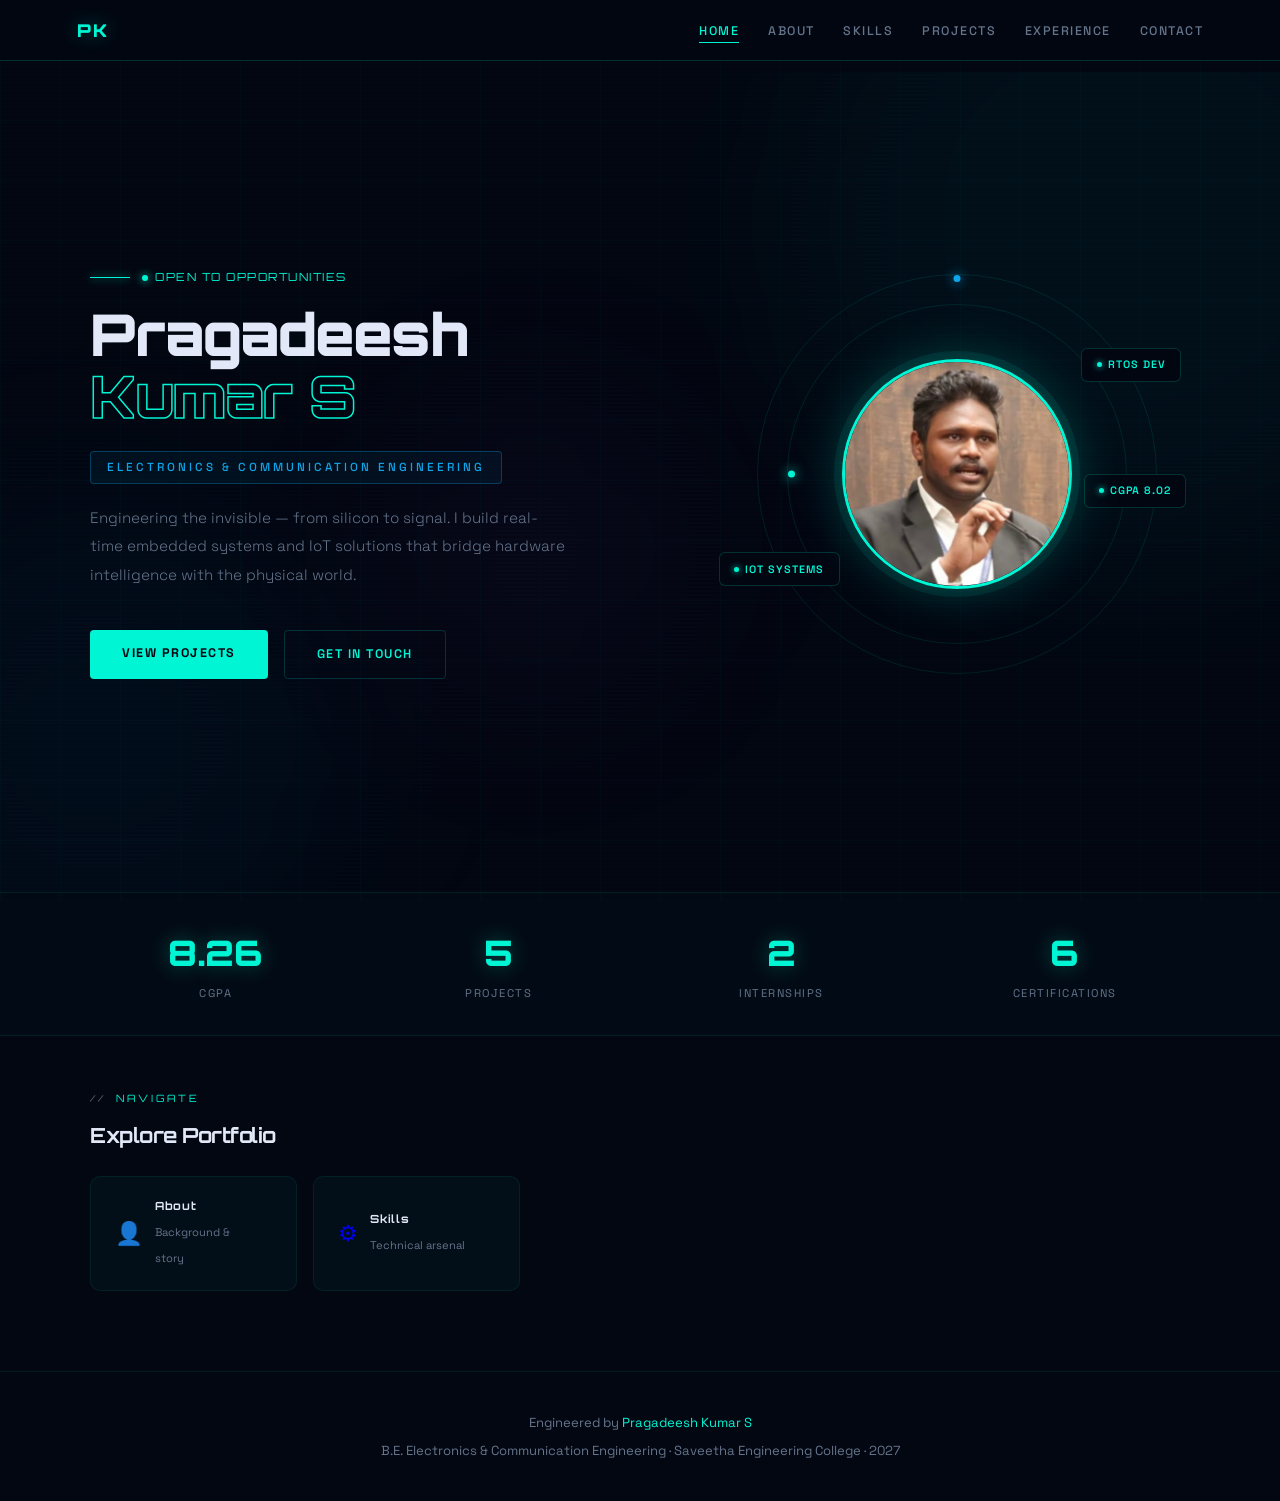
<file: index.html>
<!DOCTYPE html>
<html lang="en">
<head>
<meta charset="UTF-8">
<meta name="viewport" content="width=device-width, initial-scale=1.0">
<title>Pragadeesh Kumar S | ECE Engineer</title>
<link rel="stylesheet" href="shared.css">
<style>
#home{min-height:calc(100vh - 5rem);display:flex;align-items:center;padding:3rem 6% 4rem;position:relative;overflow:hidden}
.gblob{position:absolute;border-radius:50%;filter:blur(100px);pointer-events:none}
.gb1{width:700px;height:700px;background:rgba(0,245,212,0.04);top:-200px;right:-200px}
.gb2{width:500px;height:500px;background:rgba(14,165,233,0.04);bottom:-100px;left:-150px}
.gb3{width:300px;height:300px;background:rgba(168,85,247,0.04);top:40%;left:30%}
.hero-inner{max-width:1100px;margin:0 auto;width:100%;display:grid;grid-template-columns:1.1fr 0.9fr;gap:4rem;align-items:center;position:relative;z-index:1}
.hero-eyebrow{font-family:'Orbitron',sans-serif;font-size:0.68rem;letter-spacing:4px;text-transform:uppercase;color:var(--cyan);margin-bottom:1rem;display:flex;align-items:center;gap:12px}
.hero-eyebrow::before{content:'';width:40px;height:1px;background:var(--cyan);box-shadow:0 0 8px var(--cyan)}
.hero-name{font-family:'Orbitron',sans-serif;font-size:clamp(2rem,4.8vw,3.6rem);font-weight:900;line-height:1.08;letter-spacing:-1px;margin-bottom:0.5rem}
.hero-name .line1{color:var(--text)}
.hero-name .line2{color:transparent;-webkit-text-stroke:1.5px var(--cyan)}
.hero-role{display:inline-block;margin:1rem 0 1.2rem;padding:0.4rem 1rem;border:1px solid rgba(14,165,233,0.3);background:rgba(14,165,233,0.06);border-radius:4px;font-size:0.73rem;font-weight:500;letter-spacing:3px;text-transform:uppercase;color:var(--blue)}
.hero-sub{font-size:0.95rem;color:var(--muted);font-weight:300;max-width:480px;margin-bottom:2.5rem;line-height:1.9}
.hero-btns{display:flex;gap:1rem;flex-wrap:wrap}

.hero-visual{display:flex;justify-content:center;align-items:center;position:relative}
.hex-wrap{width:280px;height:280px;position:relative;display:flex;align-items:center;justify-content:center}
.photo-circle{width:230px;height:230px;border-radius:50%;overflow:hidden;border:3px solid var(--cyan);box-shadow:0 0 0 8px rgba(0,245,212,0.08),0 0 50px rgba(0,245,212,0.25);position:relative;z-index:2;flex-shrink:0}
.photo-circle img{width:100%;height:100%;object-fit:cover;object-position:center top}
.orbit{position:absolute;border-radius:50%;border:1px solid rgba(0,245,212,0.1)}
.orbit-1{width:340px;height:340px;animation:spin 25s linear infinite}
.orbit-2{width:400px;height:400px;animation:spin 35s linear infinite reverse}
.orbit-1::before,.orbit-2::before{content:'';position:absolute;width:7px;height:7px;border-radius:50%;top:50%;left:0;transform:translateY(-50%)}
.orbit-1::before{background:var(--cyan);box-shadow:0 0 12px var(--cyan)}
.orbit-2::before{background:var(--blue);box-shadow:0 0 12px var(--blue);top:0;left:50%;transform:translateX(-50%)}
@keyframes spin{to{transform:rotate(360deg)}}
.f-chip{position:absolute;background:rgba(3,7,18,0.97);border:1px solid var(--border2);border-radius:6px;padding:0.45rem 0.9rem;font-size:0.67rem;font-weight:600;letter-spacing:1px;text-transform:uppercase;color:var(--cyan);display:flex;align-items:center;gap:6px;white-space:nowrap}
.f-chip .fd{width:5px;height:5px;border-radius:50%;background:var(--cyan);box-shadow:0 0 6px var(--cyan)}
.fc1{top:5%;right:-30%;animation:flt1 4s ease-in-out infinite}
.fc2{bottom:10%;left:-35%;animation:flt2 5s ease-in-out infinite}
.fc3{top:50%;right:-32%;animation:flt1 4.5s ease-in-out infinite 1.2s}
@keyframes flt1{0%,100%{transform:translateY(0)}50%{transform:translateY(-12px)}}
@keyframes flt2{0%,100%{transform:translateY(0)}50%{transform:translateY(10px)}}

/* Quick stats strip */
.stats-strip{position:relative;z-index:1;border-top:1px solid var(--border);border-bottom:1px solid var(--border);background:rgba(0,245,212,0.02);padding:2rem 6%}
.stats-strip-inner{max-width:1100px;margin:0 auto;display:grid;grid-template-columns:repeat(4,1fr);gap:2rem;text-align:center}
.strip-num{font-family:'Orbitron',sans-serif;font-size:2.2rem;font-weight:900;color:var(--cyan);text-shadow:0 0 20px rgba(0,245,212,0.3)}
.strip-label{font-size:0.7rem;color:var(--muted);letter-spacing:1.5px;text-transform:uppercase;margin-top:4px}

/* Quick links */
.quick-links{position:relative;z-index:1;padding:3rem 6%}
.quick-links-inner{max-width:1100px;margin:0 auto}
.ql-grid{display:grid;grid-template-columns:repeat(auto-fill,minmax(200px,1fr));gap:1rem;margin-top:1.5rem}
.ql-card{background:var(--card);border:1px solid var(--border);border-radius:10px;padding:1.3rem 1.5rem;text-decoration:none;display:flex;align-items:center;gap:12px;transition:all 0.25s;position:relative;overflow:hidden}
.ql-card::before{content:'';position:absolute;top:0;left:0;right:0;height:1px;background:linear-gradient(90deg,var(--cyan),transparent);transform:scaleX(0);transition:transform 0.3s}
.ql-card:hover{border-color:var(--border2);transform:translateY(-3px);box-shadow:0 8px 28px rgba(0,245,212,0.07)}
.ql-card:hover::before{transform:scaleX(1)}
.ql-icon{font-size:1.4rem;flex-shrink:0}
.ql-text strong{display:block;font-family:'Orbitron',sans-serif;font-size:0.7rem;letter-spacing:1px;color:var(--text);margin-bottom:2px}
.ql-text span{font-size:0.7rem;color:var(--muted)}
.ql-arrow{margin-left:auto;color:var(--cyan);font-size:0.9rem;opacity:0;transform:translateX(-6px);transition:all 0.25s}
.ql-card:hover .ql-arrow{opacity:1;transform:none}

@media(max-width:900px){
  .hero-inner{grid-template-columns:1fr;text-align:center}
  .hero-eyebrow{justify-content:center}
  .hero-sub{margin:0 auto 2.5rem}
  .hero-btns{justify-content:center}
  .hero-visual{margin-top:2rem}
  .stats-strip-inner{grid-template-columns:repeat(2,1fr)}
}
@media(max-width:640px){
  #home{padding:2rem 5% 3rem}
  .photo-circle{width:180px;height:180px}
  .stats-strip{padding:1.5rem 5%}
}
</style>
</head>
<body>

<nav>
  <a href="index.html" class="logo">PK<span></span></a>
  <ul class="nav-links" id="navLinks">
    <li><a href="index.html">Home</a></li>
    <li><a href="about.html">About</a></li>
    <li><a href="skills.html">Skills</a></li>
    <li><a href="projects.html">Projects</a></li>
    <li><a href="experience.html">Experience</a></li>
    <li><a href="contact.html">Contact</a></li>
  </ul>
  <div class="hamburger" id="hamburger"><span></span><span></span><span></span></div>
</nav>

<div style="padding-top:4.5rem">
  <section id="home">
    <div class="gblob gb1"></div><div class="gblob gb2"></div><div class="gblob gb3"></div>
    <div class="hero-inner">
      <div>
        <div class="hero-eyebrow"><span class="status-dot">Open to opportunities</span></div>
        <h1 class="hero-name">
          <span class="line1">Pragadeesh</span><br>
          <span class="line2">Kumar S</span>
        </h1>
        <div class="hero-role">Electronics &amp; Communication Engineering</div>
        <p class="hero-sub">Engineering the invisible — from silicon to signal. I build real-time embedded systems and IoT solutions that bridge hardware intelligence with the physical world.</p>
        <div class="hero-btns">
          <a href="projects.html" class="btn-primary">View Projects</a>
          <a href="contact.html" class="btn-outline">Get In Touch</a>
        </div>
      </div>
      <div class="hero-visual">
        <div class="hex-wrap">
          <div class="orbit orbit-1"></div>
          <div class="orbit orbit-2"></div>
          <div class="photo-circle">
            <img src="image.jpeg" alt="Pragadeesh Kumar S">
          </div>
          <div class="f-chip fc1"><span class="fd"></span>RTOS Dev</div>
          <div class="f-chip fc2"><span class="fd"></span>IoT Systems</div>
          <div class="f-chip fc3"><span class="fd"></span>CGPA 8.02</div>
        </div>
      </div>
    </div>
  </section>
</div>

<div class="stats-strip">
  <div class="stats-strip-inner">
    <div class="fade-in"><div class="strip-num">8.26</div><div class="strip-label">CGPA</div></div>
    <div class="fade-in"><div class="strip-num">5</div><div class="strip-label">Projects</div></div>
    <div class="fade-in"><div class="strip-num">2</div><div class="strip-label">Internships</div></div>
    <div class="fade-in"><div class="strip-num">6</div><div class="strip-label">Certifications</div></div>
  </div>
</div>

<div class="quick-links">
  <div class="quick-links-inner">
    <div class="sec-badge">Navigate</div>
    <h2 class="sec-title" style="font-size:1.3rem">Explore Portfolio</h2>
    <div class="ql-grid">
      <a href="about.html" class="ql-card fade-in">
        <div class="ql-icon">👤</div>
        <div class="ql-text"><strong>About</strong><span>Background &amp; story</span></div>
        <span class="ql-arrow">→</span>
      </a>
      <a href="skills.html" class="ql-card fade-in">
        <div class="ql-icon">⚙</div>
        <div class="ql-text"><strong>Skills</strong><span>Technical arsenal</span></div>
        <span class="ql-arrow">→</span>
      </a>
      <a href="projects.html" class="ql-card fade-in">
        <div class="ql-icon">🚀</div>
        <div class="ql-text"><strong>Projects</strong><span>Mission log</span></div>
        <span class="ql-arrow">→</span>
      </a>
      <a href="experience.html" class="ql-card fade-in">
        <div class="ql-icon">🏢</div>
        <div class="ql-text"><strong>Experience</strong><span>Field record</span></div>
        <span class="ql-arrow">→</span>
      </a>
      <a href="contact.html" class="ql-card fade-in">
        <div class="ql-icon">📡</div>
        <div class="ql-text"><strong>Contact</strong><span>Establish link</span></div>
        <span class="ql-arrow">→</span>
      </a>
    </div>
  </div>
</div>

<footer>
  <p style="margin-bottom:0.4rem">Engineered by <span>Pragadeesh Kumar S</span></p>
  <p>B.E. Electronics &amp; Communication Engineering · Saveetha Engineering College · 2027</p>
</footer>

<script src="shared.js"></script>
</body>
</html>
</file>
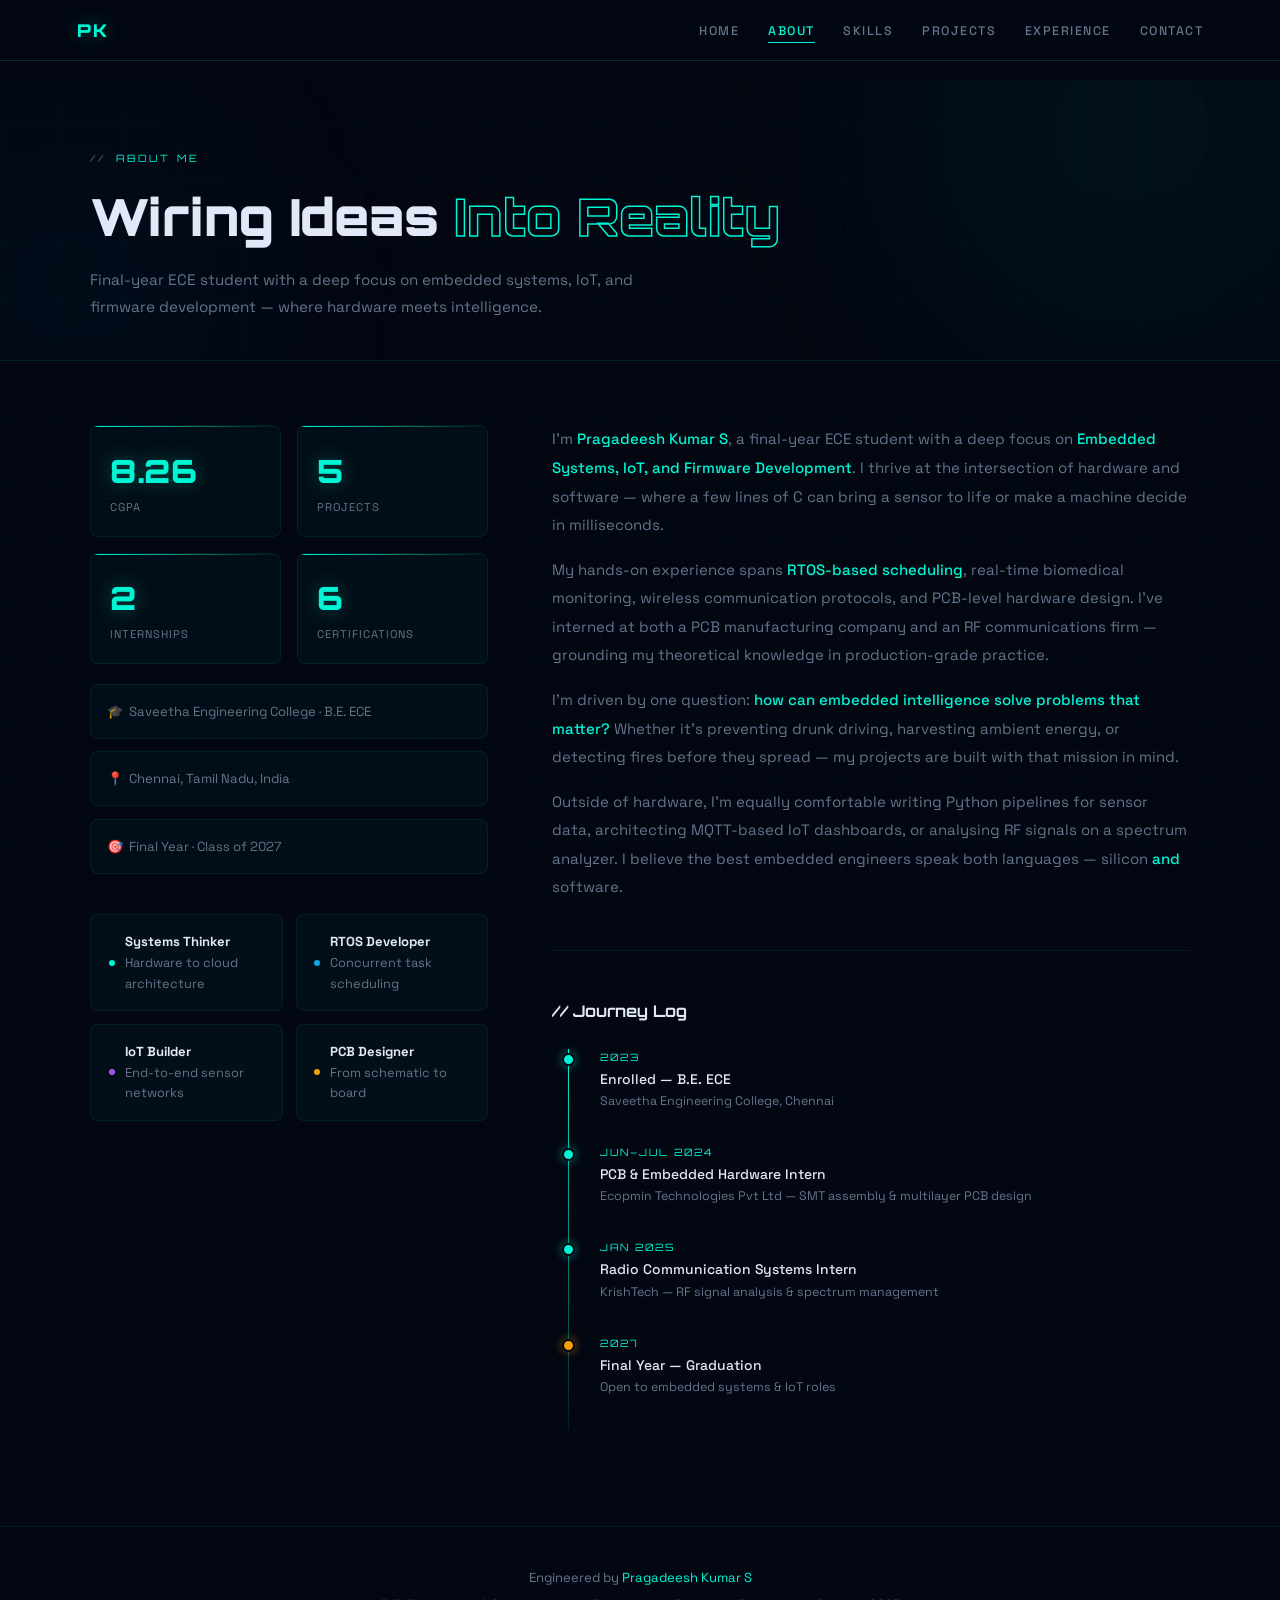
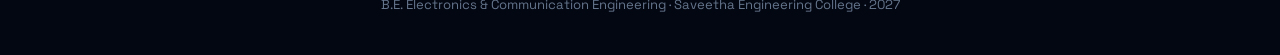
<file: about.html>
<!DOCTYPE html>
<html lang="en">
<head>
<meta charset="UTF-8">
<meta name="viewport" content="width=device-width, initial-scale=1.0">
<title>About | Pragadeesh Kumar S</title>
<link rel="stylesheet" href="shared.css">
<style>
.about-grid{display:grid;grid-template-columns:1fr 1.6fr;gap:4rem;align-items:start}
.about-stats{display:grid;grid-template-columns:1fr 1fr;gap:1rem;margin-bottom:1.2rem}
.stat-box{background:var(--card);border:1px solid var(--border);border-radius:8px;padding:1.2rem;position:relative;overflow:hidden}
.stat-box::before{content:'';position:absolute;top:0;left:0;right:0;height:1px;background:linear-gradient(90deg,var(--cyan),transparent)}
.stat-num{font-family:'Orbitron',sans-serif;font-size:2rem;font-weight:900;color:var(--cyan);text-shadow:0 0 20px rgba(0,245,212,0.3)}
.stat-label{font-size:0.7rem;color:var(--muted);letter-spacing:1px;text-transform:uppercase;margin-top:2px}
.about-badge{background:var(--card);border:1px solid var(--border);border-radius:8px;padding:1rem;font-size:0.82rem;color:var(--muted);display:flex;align-items:center;gap:10px;margin-bottom:0.8rem}
.about-text{color:var(--muted);line-height:1.9;font-size:0.94rem}
.about-text p+p{margin-top:1rem}
.about-text strong{color:var(--cyan);font-weight:500}

/* Traits */
.traits{display:grid;grid-template-columns:1fr 1fr;gap:0.8rem;margin-top:2.5rem}
.trait{background:var(--card);border:1px solid var(--border);border-radius:8px;padding:1rem 1.1rem;display:flex;align-items:center;gap:10px}
.trait-dot{width:6px;height:6px;border-radius:50%;flex-shrink:0}
.trait-text{font-size:0.8rem;color:var(--muted)}
.trait-text strong{color:var(--text);display:block;font-size:0.82rem;margin-bottom:1px}

/* Timeline block */
.timeline{margin-top:3rem;padding-top:3rem;border-top:1px solid var(--border)}
.tl-title{font-family:'Orbitron',sans-serif;font-size:1rem;font-weight:700;color:var(--text);margin-bottom:1.5rem}
.tl-list{display:flex;flex-direction:column;gap:0;position:relative}
.tl-list::before{content:'';position:absolute;left:16px;top:0;bottom:0;width:1px;background:linear-gradient(180deg,var(--cyan),rgba(0,245,212,0.1))}
.tl-item{padding-left:3rem;padding-bottom:2rem;position:relative}
.tl-dot{position:absolute;left:10px;top:4px;width:13px;height:13px;border-radius:50%;background:var(--cyan);box-shadow:0 0 10px rgba(0,245,212,0.5);border:2px solid var(--bg)}
.tl-year{font-family:'Orbitron',sans-serif;font-size:0.63rem;color:var(--cyan);letter-spacing:2px;text-transform:uppercase;margin-bottom:3px}
.tl-event{font-size:0.87rem;color:var(--text);font-weight:500;margin-bottom:2px}
.tl-sub{font-size:0.78rem;color:var(--muted)}

@media(max-width:900px){
  .about-grid{grid-template-columns:1fr}
  .traits{grid-template-columns:1fr}
}
</style>
</head>
<body>
<nav>
  <a href="index.html" class="logo">PK<span></span></a>
  <ul class="nav-links" id="navLinks">
    <li><a href="index.html">Home</a></li>
    <li><a href="about.html">About</a></li>
    <li><a href="skills.html">Skills</a></li>
    <li><a href="projects.html">Projects</a></li>
    <li><a href="experience.html">Experience</a></li>
    <li><a href="contact.html">Contact</a></li>
  </ul>
  <div class="hamburger" id="hamburger"><span></span><span></span><span></span></div>
</nav>

<div class="page-wrapper">
  <div class="page-hero">
    <div class="gblob gb1"></div><div class="gblob gb2"></div>
    <div class="page-hero-inner">
      <div class="sec-badge" style="margin-bottom:0.6rem">About Me</div>
      <h1>Wiring Ideas <span>Into Reality</span></h1>
      <p>Final-year ECE student with a deep focus on embedded systems, IoT, and firmware development — where hardware meets intelligence.</p>
    </div>
  </div>

  <div class="sec-outer">
    <div class="sec-inner">
      <div class="about-grid fade-in">
        <div>
          <div class="about-stats">
            <div class="stat-box"><div class="stat-num">8.26</div><div class="stat-label">CGPA</div></div>
            <div class="stat-box"><div class="stat-num">5</div><div class="stat-label">Projects</div></div>
            <div class="stat-box"><div class="stat-num">2</div><div class="stat-label">Internships</div></div>
            <div class="stat-box"><div class="stat-num">6</div><div class="stat-label">Certifications</div></div>
          </div>
          <div class="about-badge">🎓&nbsp;&nbsp;Saveetha Engineering College · B.E. ECE</div>
          <div class="about-badge">📍&nbsp;&nbsp;Chennai, Tamil Nadu, India</div>
          <div class="about-badge">🎯&nbsp;&nbsp;Final Year · Class of 2027</div> 

          <div class="traits">
            <div class="trait"><div class="trait-dot" style="background:var(--cyan)"></div><div class="trait-text"><strong>Systems Thinker</strong>Hardware to cloud architecture</div></div>
            <div class="trait"><div class="trait-dot" style="background:var(--blue)"></div><div class="trait-text"><strong>RTOS Developer</strong>Concurrent task scheduling</div></div>
            <div class="trait"><div class="trait-dot" style="background:var(--purple)"></div><div class="trait-text"><strong>IoT Builder</strong>End-to-end sensor networks</div></div>
            <div class="trait"><div class="trait-dot" style="background:var(--amber)"></div><div class="trait-text"><strong>PCB Designer</strong>From schematic to board</div></div>
          </div>
        </div>

        <div>
          <div class="about-text">
            <p>I'm <strong>Pragadeesh Kumar S</strong>, a final-year ECE student with a deep focus on <strong>Embedded Systems, IoT, and Firmware Development</strong>. I thrive at the intersection of hardware and software — where a few lines of C can bring a sensor to life or make a machine decide in milliseconds.</p>
            <p>My hands-on experience spans <strong>RTOS-based scheduling</strong>, real-time biomedical monitoring, wireless communication protocols, and PCB-level hardware design. I've interned at both a PCB manufacturing company and an RF communications firm — grounding my theoretical knowledge in production-grade practice.</p>
            <p>I'm driven by one question: <strong>how can embedded intelligence solve problems that matter?</strong> Whether it's preventing drunk driving, harvesting ambient energy, or detecting fires before they spread — my projects are built with that mission in mind.</p>
            <p>Outside of hardware, I'm equally comfortable writing Python pipelines for sensor data, architecting MQTT-based IoT dashboards, or analysing RF signals on a spectrum analyzer. I believe the best embedded engineers speak both languages — silicon <strong>and</strong> software.</p>
          </div>

          <div class="timeline fade-in">
            <div class="tl-title">// Journey Log</div>
            <div class="tl-list">
              <div class="tl-item">
                <div class="tl-dot"></div>
                <div class="tl-year">2023</div>
                <div class="tl-event">Enrolled — B.E. ECE</div>
                <div class="tl-sub">Saveetha Engineering College, Chennai</div>
              </div>
              <div class="tl-item">
                <div class="tl-dot"></div>
                <div class="tl-year">Jun–Jul 2024</div>
                <div class="tl-event">PCB &amp; Embedded Hardware Intern</div>
                <div class="tl-sub">Ecopmin Technologies Pvt Ltd — SMT assembly &amp; multilayer PCB design</div>
              </div>
              <div class="tl-item">
                <div class="tl-dot"></div>
                <div class="tl-year">Jan 2025</div>
                <div class="tl-event">Radio Communication Systems Intern</div>
                <div class="tl-sub">KrishTech — RF signal analysis &amp; spectrum management</div>
              </div>
              <div class="tl-item">
                <div class="tl-dot" style="background:var(--amber);box-shadow:0 0 10px rgba(245,158,11,0.5)"></div>
                <div class="tl-year">2027</div>
                <div class="tl-event">Final Year — Graduation</div>
                <div class="tl-sub">Open to embedded systems &amp; IoT roles</div>
              </div>
            </div>
          </div>
        </div>
      </div>
    </div>
  </div>
</div>

<footer>
  <p style="margin-bottom:0.4rem">Engineered by <span>Pragadeesh Kumar S</span></p>
  <p>B.E. Electronics &amp; Communication Engineering · Saveetha Engineering College · 2027</p>
</footer>

<script src="shared.js"></script>
</body>
</html>
</file>
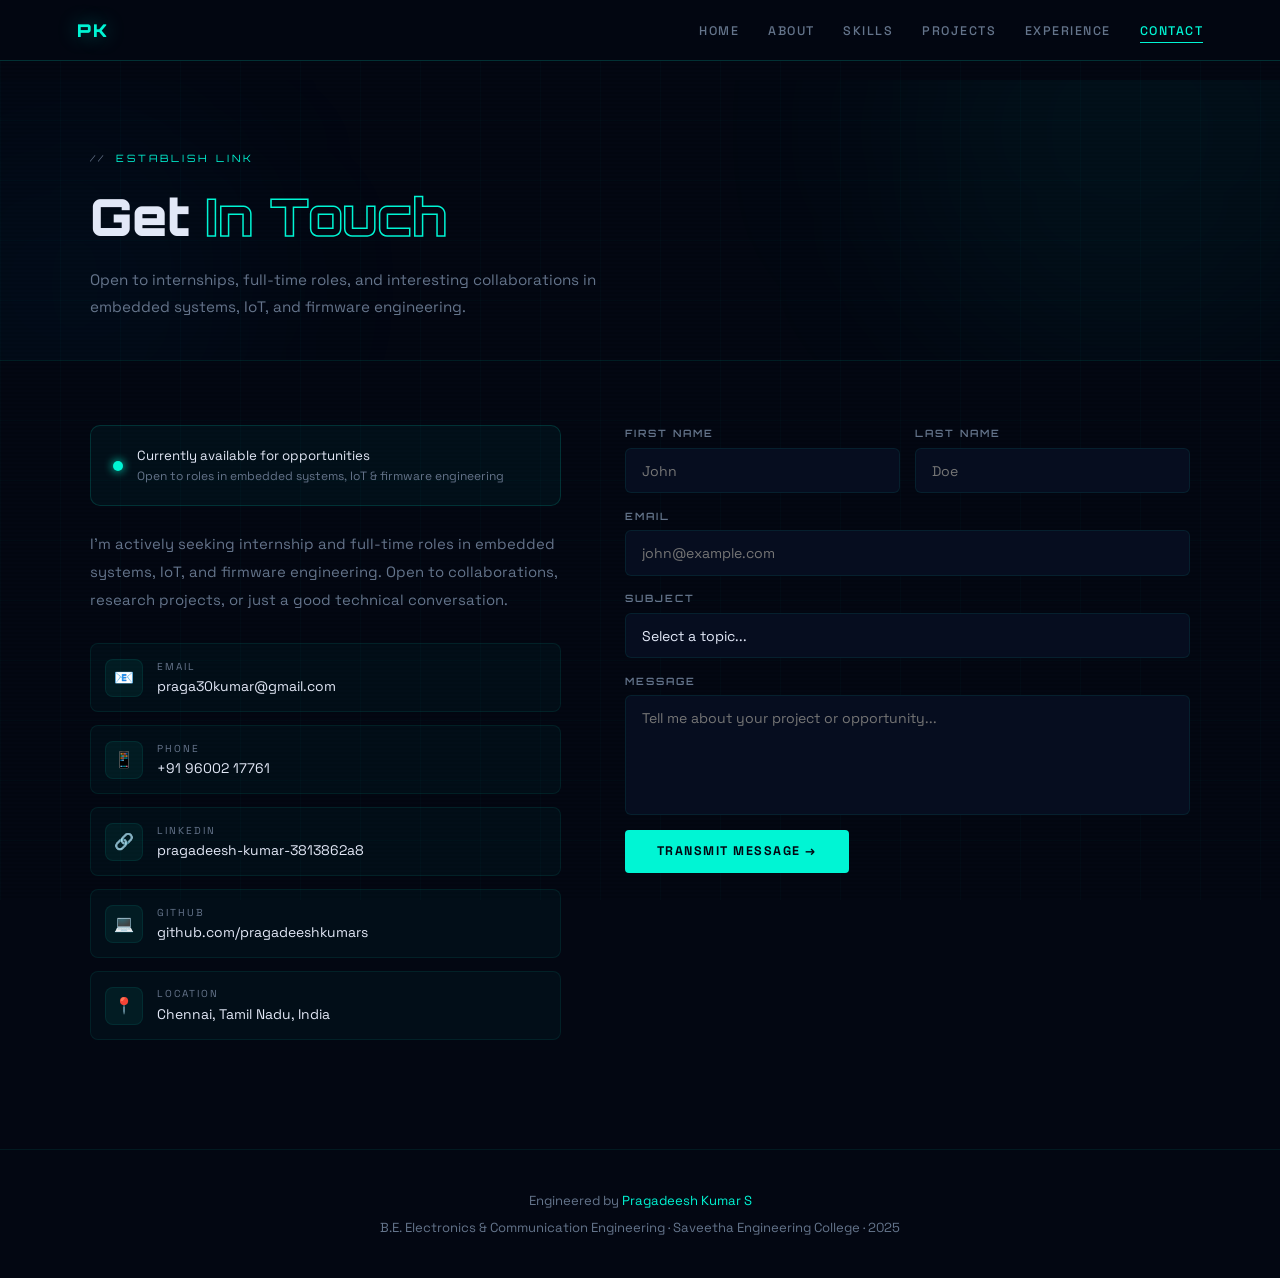
<file: contact.html>
<!DOCTYPE html>
<html lang="en">
<head>
<meta charset="UTF-8">
<meta name="viewport" content="width=device-width, initial-scale=1.0">
<title>Contact | Pragadeesh Kumar S</title>
<link rel="stylesheet" href="shared.css">
<style>
.contact-wrap{display:grid;grid-template-columns:1fr 1.2fr;gap:4rem}

/* Contact items */
.contact-desc{color:var(--muted);font-size:0.93rem;line-height:1.9;margin-bottom:1.8rem}
.c-item{display:flex;align-items:center;gap:14px;margin-bottom:0.8rem;padding:0.9rem;background:var(--card);border:1px solid var(--border);border-radius:8px;transition:border-color 0.2s,transform 0.2s;text-decoration:none}
.c-item:hover{border-color:var(--border2);transform:translateX(4px)}
.c-icon{width:38px;height:38px;border-radius:8px;flex-shrink:0;background:rgba(0,245,212,0.06);border:1px solid var(--border);display:flex;align-items:center;justify-content:center;font-size:1rem}
.c-label{font-size:0.63rem;color:var(--muted);text-transform:uppercase;letter-spacing:2px}
.c-val{font-size:0.87rem;color:var(--text)}
.c-arrow{margin-left:auto;color:var(--cyan);opacity:0;transform:translateX(-6px);transition:all 0.2s;font-size:0.85rem}
.c-item:hover .c-arrow{opacity:1;transform:none}

/* Form */
.contact-form{display:flex;flex-direction:column;gap:0.9rem}
.form-row{display:grid;grid-template-columns:1fr 1fr;gap:0.9rem}
.fgroup{display:flex;flex-direction:column;gap:0.4rem}
.fgroup label{font-size:0.63rem;letter-spacing:2px;text-transform:uppercase;color:var(--muted);font-weight:600;font-family:'Orbitron',sans-serif}
.fgroup input,.fgroup textarea,.fgroup select{background:var(--bg2);border:1px solid var(--border);border-radius:6px;padding:0.8rem 1rem;color:var(--text);font-family:'Space Grotesk',sans-serif;font-size:0.88rem;outline:none;transition:border-color 0.2s,box-shadow 0.2s;resize:none;appearance:none}
.fgroup input:focus,.fgroup textarea:focus,.fgroup select:focus{border-color:rgba(0,245,212,0.35);box-shadow:0 0 0 3px rgba(0,245,212,0.05)}
.fgroup textarea{min-height:120px}
.form-footer{display:flex;align-items:center;gap:1rem;flex-wrap:wrap}
#form-success{color:var(--cyan);font-size:0.8rem;display:none;letter-spacing:1px}

/* Availability card */
.avail-card{background:rgba(0,245,212,0.04);border:1px solid rgba(0,245,212,0.15);border-radius:10px;padding:1.2rem 1.4rem;margin-bottom:1.5rem;display:flex;align-items:center;gap:14px}
.avail-dot{width:10px;height:10px;border-radius:50%;background:var(--cyan);box-shadow:0 0 10px var(--cyan);flex-shrink:0;animation:pulse 2s infinite}
.avail-text{font-size:0.83rem;color:var(--text);line-height:1.5}
.avail-text span{color:var(--muted);font-size:0.75rem;display:block;margin-top:2px}

@media(max-width:900px){.contact-wrap{grid-template-columns:1fr}}
@media(max-width:640px){.form-row{grid-template-columns:1fr}}
</style>
</head>
<body>
<nav>
  <a href="index.html" class="logo">PK<span></span></a>
  <ul class="nav-links" id="navLinks">
    <li><a href="index.html">Home</a></li>
    <li><a href="about.html">About</a></li>
    <li><a href="skills.html">Skills</a></li>
    <li><a href="projects.html">Projects</a></li>
    <li><a href="experience.html">Experience</a></li>
    <li><a href="contact.html">Contact</a></li>
  </ul>
  <div class="hamburger" id="hamburger"><span></span><span></span><span></span></div>
</nav>

<div class="page-wrapper">
  <div class="page-hero">
    <div class="gblob gb1"></div><div class="gblob gb2"></div>
    <div class="page-hero-inner">
      <div class="sec-badge" style="margin-bottom:0.6rem">Establish Link</div>
      <h1>Get <span>In Touch</span></h1>
      <p>Open to internships, full-time roles, and interesting collaborations in embedded systems, IoT, and firmware engineering.</p>
    </div>
  </div>

  <div class="sec-outer">
    <div class="sec-inner">
      <div class="contact-wrap fade-in">

        <!-- Left column -->
        <div>
          <div class="avail-card">
            <div class="avail-dot"></div>
            <div class="avail-text">
              Currently available for opportunities
              <span>Open to roles in embedded systems, IoT &amp; firmware engineering</span>
            </div>
          </div>

          <p class="contact-desc">I'm actively seeking internship and full-time roles in embedded systems, IoT, and firmware engineering. Open to collaborations, research projects, or just a good technical conversation.</p>

          <a class="c-item" href="mailto:praga30kumar@gmail.com">
            <div class="c-icon">📧</div>
            <div><div class="c-label">Email</div><div class="c-val">praga30kumar@gmail.com</div></div>
            <span class="c-arrow">→</span>
          </a>
          <a class="c-item" href="tel:+919600217761">
            <div class="c-icon">📱</div>
            <div><div class="c-label">Phone</div><div class="c-val">+91 96002 17761</div></div>
            <span class="c-arrow">→</span>
          </a>
          <a class="c-item" href="https://www.linkedin.com/in/pragadeesh-kumar-3813862a8" target="_blank" rel="noopener">
            <div class="c-icon">🔗</div>
            <div><div class="c-label">LinkedIn</div><div class="c-val">pragadeesh-kumar-3813862a8</div></div>
            <span class="c-arrow">→</span>
          </a>
          <a class="c-item" href="https://github.com/pragadeeshkumars" target="_blank" rel="noopener">
            <div class="c-icon">💻</div>
            <div><div class="c-label">GitHub</div><div class="c-val">github.com/pragadeeshkumars</div></div>
            <span class="c-arrow">→</span>
          </a>
          <div class="c-item" style="cursor:default">
            <div class="c-icon">📍</div>
            <div><div class="c-label">Location</div><div class="c-val">Chennai, Tamil Nadu, India</div></div>
          </div>
        </div>

        <!-- Right column: form -->
        <form class="contact-form" onsubmit="handleSubmit(event)">
          <div class="form-row">
            <div class="fgroup"><label>First Name</label><input type="text" placeholder="John" required></div>
            <div class="fgroup"><label>Last Name</label><input type="text" placeholder="Doe"></div>
          </div>
          <div class="fgroup"><label>Email</label><input type="email" placeholder="john@example.com" required></div>
          <div class="fgroup">
            <label>Subject</label>
            <select>
              <option value="" disabled selected>Select a topic...</option>
              <option>Job Opportunity</option>
              <option>Internship</option>
              <option>Project Collaboration</option>
              <option>Research</option>
              <option>Other</option>
            </select>
          </div>
          <div class="fgroup"><label>Message</label><textarea placeholder="Tell me about your project or opportunity..." required></textarea></div>
          <div class="form-footer">
            <button type="submit" class="btn-primary">Transmit Message →</button>
            <p id="form-success">✓ Transmitted. I'll respond soon.</p>
          </div>
        </form>

      </div>
    </div>
  </div>
</div>

<footer>
  <p style="margin-bottom:0.4rem">Engineered by <span>Pragadeesh Kumar S</span></p>
  <p>B.E. Electronics &amp; Communication Engineering · Saveetha Engineering College · 2025</p>
</footer>

<script src="shared.js"></script>
<script>
function handleSubmit(e) {
  e.preventDefault();
  const btn = e.target.querySelector('button[type="submit"]');
  btn.textContent = 'Sending...';
  btn.style.opacity = '0.7';
  setTimeout(() => {
    document.getElementById('form-success').style.display = 'block';
    e.target.reset();
    btn.textContent = 'Transmit Message →';
    btn.style.opacity = '1';
    setTimeout(() => document.getElementById('form-success').style.display = 'none', 4000);
  }, 800);
}
</script>
</body>
</html>
</file>
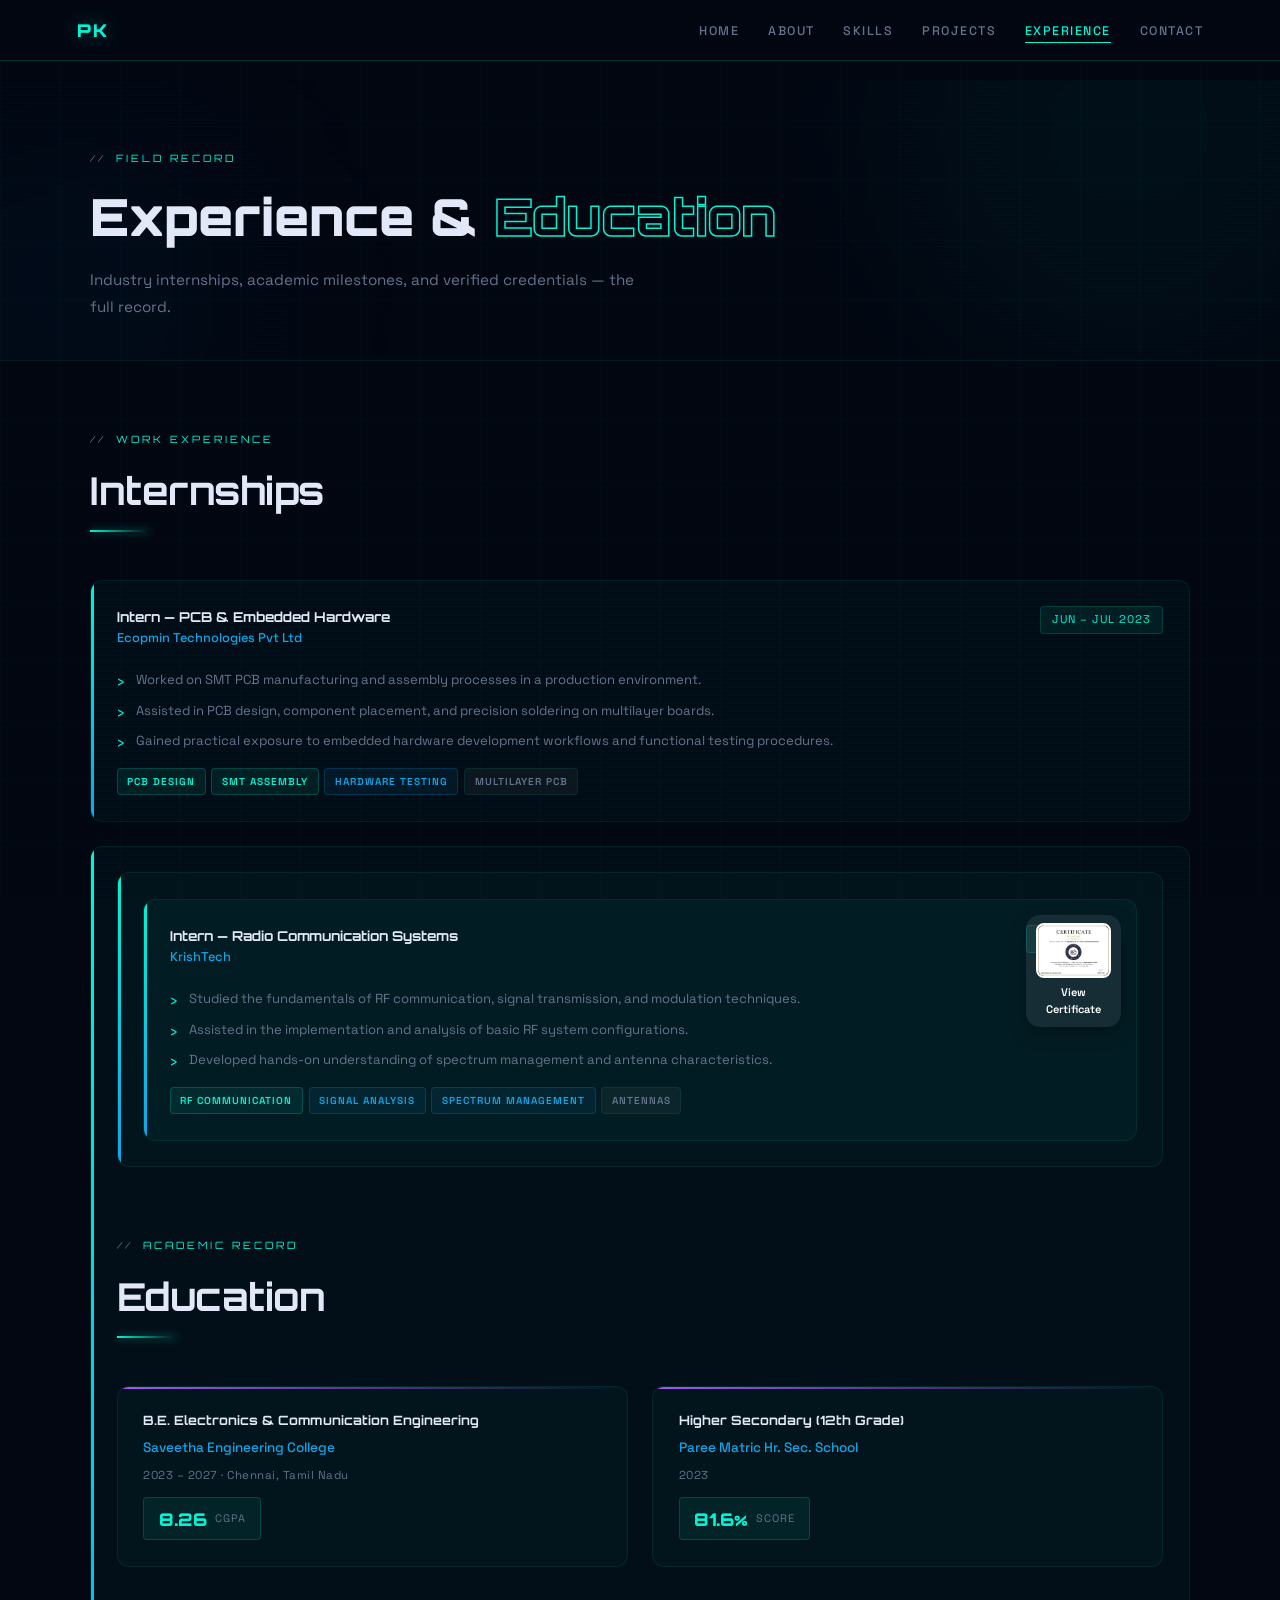
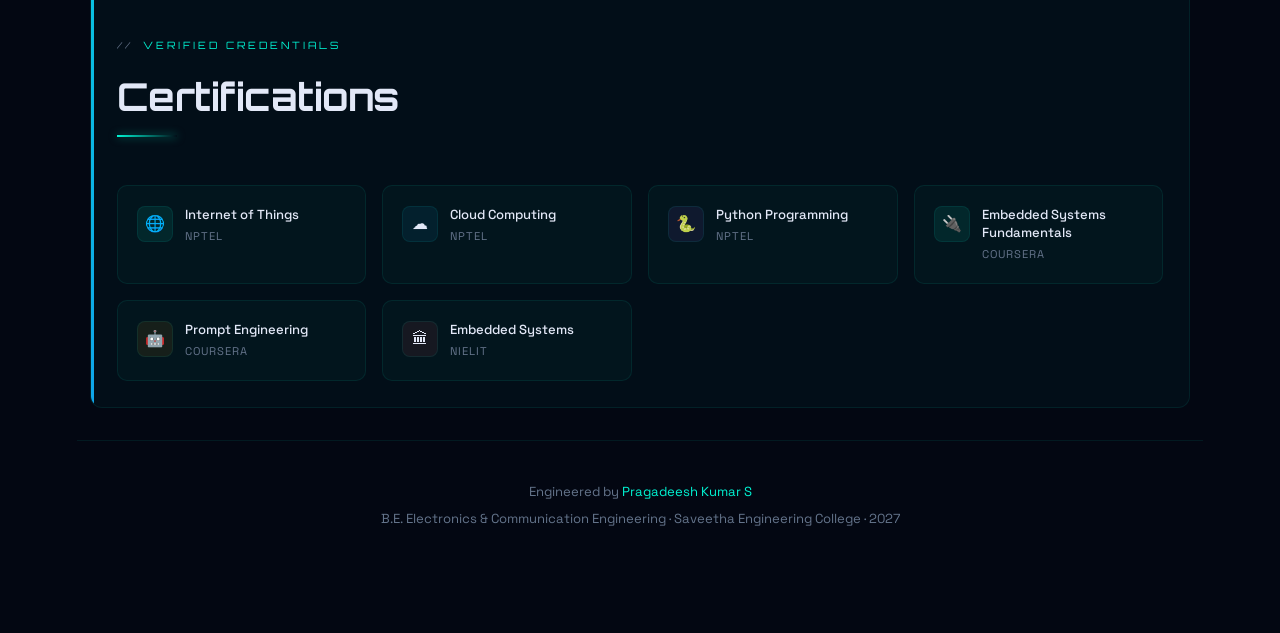
<file: experience.html>
<!DOCTYPE html>
<html lang="en">
<head>
<meta charset="UTF-8">
<meta name="viewport" content="width=device-width, initial-scale=1.0">
<title>Experience | Pragadeesh Kumar S</title>
<link rel="stylesheet" href="shared.css">
<style>
/* Experience cards */
.exp-list{display:flex;flex-direction:column;gap:1.5rem}
.exp-card{background:var(--card);border:1px solid var(--border);border-radius:12px;padding:1.6rem;position:relative;overflow:hidden;transition:border-color 0.2s}
.exp-card::before{content:'';position:absolute;top:0;left:0;width:3px;height:100%;background:linear-gradient(180deg,var(--cyan),var(--blue))}
.exp-card:hover{border-color:var(--border2)}
.exp-header{display:flex;justify-content:space-between;align-items:flex-start;gap:1rem;margin-bottom:0.4rem;flex-wrap:wrap}
.exp-role{font-family:'Orbitron',sans-serif;font-size:0.85rem;font-weight:700;color:var(--text)}
.exp-period{font-size:0.7rem;color:var(--cyan);letter-spacing:1px;text-transform:uppercase;padding:0.25rem 0.7rem;background:rgba(0,245,212,0.07);border:1px solid rgba(0,245,212,0.15);border-radius:4px;white-space:nowrap}
.exp-company{font-size:0.8rem;color:var(--blue);font-weight:500;margin-bottom:0.9rem}
.exp-bullets{list-style:none;display:flex;flex-direction:column;gap:0.5rem}
.exp-bullets li{font-size:0.82rem;color:var(--muted);padding-left:1.2rem;position:relative;line-height:1.7}
.exp-bullets li::before{content:'›';position:absolute;left:0;color:var(--cyan);font-size:1rem;line-height:1.5}
.exp-tags{display:flex;flex-wrap:wrap;gap:0.35rem;margin-top:1rem}

/* Education */
.edu-grid{display:grid;grid-template-columns:1fr 1fr;gap:1.5rem}
.edu-card{background:var(--card);border:1px solid var(--border);border-radius:12px;padding:1.6rem;position:relative;overflow:hidden;transition:border-color 0.2s}
.edu-card::after{content:'';position:absolute;top:0;left:0;right:0;height:2px;background:linear-gradient(90deg,var(--purple),transparent)}
.edu-card:hover{border-color:var(--border2)}
.edu-degree{font-family:'Orbitron',sans-serif;font-size:0.8rem;font-weight:700;margin-bottom:0.4rem;line-height:1.4}
.edu-school{font-size:0.85rem;color:var(--blue);font-weight:500;margin-bottom:0.5rem}
.edu-year{font-size:0.72rem;color:var(--muted);margin-bottom:0.8rem;letter-spacing:0.5px}
.edu-score{display:inline-flex;align-items:center;gap:8px;padding:0.4rem 0.9rem;background:rgba(0,245,212,0.06);border:1px solid var(--border2);border-radius:4px}
.edu-score-num{font-family:'Orbitron',sans-serif;font-size:1.1rem;font-weight:900;color:var(--cyan)}
.edu-score-label{font-size:0.68rem;color:var(--muted);text-transform:uppercase;letter-spacing:1px}

/* Certifications */
.cert-grid{display:grid;grid-template-columns:repeat(auto-fill,minmax(220px,1fr));gap:1rem}
.cert-card{background:var(--card);border:1px solid var(--border);border-radius:10px;padding:1.2rem;display:flex;gap:12px;align-items:flex-start;transition:border-color 0.2s}
.cert-card:hover{border-color:var(--border2)}
.cert-icon{width:36px;height:36px;border-radius:8px;flex-shrink:0;display:flex;align-items:center;justify-content:center;font-size:1rem}
.cert-name{font-size:0.82rem;font-weight:500;color:var(--text);margin-bottom:0.25rem;line-height:1.4}
.cert-org{font-size:0.7rem;color:var(--muted);text-transform:uppercase;letter-spacing:1px}

@media(max-width:640px){.edu-grid{grid-template-columns:1fr}}
</style>
</head>
<body>
<nav>
  <a href="index.html" class="logo">PK<span></span></a>
  <ul class="nav-links" id="navLinks">
    <li><a href="index.html">Home</a></li>
    <li><a href="about.html">About</a></li>
    <li><a href="skills.html">Skills</a></li>
    <li><a href="projects.html">Projects</a></li>
    <li><a href="experience.html">Experience</a></li>
    <li><a href="contact.html">Contact</a></li>
  </ul>
  <div class="hamburger" id="hamburger"><span></span><span></span><span></span></div>
</nav>

<div class="page-wrapper">
  <div class="page-hero">
    <div class="gblob gb1"></div><div class="gblob gb2"></div>
    <div class="page-hero-inner">
      <div class="sec-badge" style="margin-bottom:0.6rem">Field Record</div>
      <h1>Experience &amp; <span>Education</span></h1>
      <p>Industry internships, academic milestones, and verified credentials — the full record.</p>
    </div>
  </div>

  <div class="sec-outer">
    <div class="sec-inner">

      <!-- EXPERIENCE -->
      <div class="sec-badge">Work Experience</div>
      <h2 class="sec-title">Internships</h2>
      <div class="sec-line"></div>
      <div class="exp-list fade-in">
        <div class="exp-card">
          <div class="exp-header">
            <div>
              <div class="exp-role">Intern — PCB &amp; Embedded Hardware</div>
              <div class="exp-company">Ecopmin Technologies Pvt Ltd</div>
            </div>
            <div class="exp-period">Jun – Jul 2023</div>
          </div>
          <ul class="exp-bullets">
            <li>Worked on SMT PCB manufacturing and assembly processes in a production environment.</li>
            <li>Assisted in PCB design, component placement, and precision soldering on multilayer boards.</li>
            <li>Gained practical exposure to embedded hardware development workflows and functional testing procedures.</li>
          </ul>
          <div class="exp-tags">
            <span class="tag c">PCB Design</span><span class="tag c">SMT Assembly</span><span class="tag b">Hardware Testing</span><span class="tag">Multilayer PCB</span>
          </div>
        </div>

       <div class="exp-card">
  <div class="exp-card" style="position: relative;">

  <!-- Certificate Preview Button -->
  <div class="exp-card" style="position: relative;">

  <!-- Certificate Preview -->
  <div style="position:absolute; top:15px; right:15px;">
    
    <a href="inplantcerti.jpg" target="_blank"
       style="
       display:flex;
       flex-direction:column;
       align-items:center;
       text-decoration:none;
       background:rgba(255,255,255,0.08);
       padding:8px;
       border-radius:14px;
       box-shadow:0 6px 18px rgba(0,0,0,0.25);
       width:95px;">
       
      <!-- Small Certificate Image -->
      <img src="inplantcerti.jpg" alt="Certificate"
           style="
           width:75px;
           height:55px;
           object-fit:cover;
           border-radius:8px;
           border:2px solid white;
           margin-bottom:6px;">

      <!-- Button Text -->
      <span style="
            font-size:11px;
            font-weight:600;
            color:white;
            text-align:center;">
            View Certificate
      </span>

    </a>

  </div>

  <div class="exp-header">
    <div>
      <div class="exp-role">Intern — Radio Communication Systems</div>
      <div class="exp-company">KrishTech</div>
    </div>
    <div class="exp-period">Jan 2024</div>
  </div>

  <ul class="exp-bullets">
    <li>Studied the fundamentals of RF communication, signal transmission, and modulation techniques.</li>
    <li>Assisted in the implementation and analysis of basic RF system configurations.</li>
    <li>Developed hands-on understanding of spectrum management and antenna characteristics.</li>
  </ul>

  <div class="exp-tags">
    <span class="tag c">RF Communication</span>
    <span class="tag b">Signal Analysis</span>
    <span class="tag b">Spectrum Management</span>
    <span class="tag">Antennas</span>
  </div>

</div>
</div>
      <!-- EDUCATION -->
      <div style="margin-top:4rem">
        <div class="sec-badge">Academic Record</div>
        <h2 class="sec-title">Education</h2>
        <div class="sec-line"></div>
        <div class="edu-grid fade-in">
          <div class="edu-card">
            <div class="edu-degree">B.E. Electronics &amp; Communication Engineering</div>
            <div class="edu-school">Saveetha Engineering College</div>
            <div class="edu-year">2023 – 2027 · Chennai, Tamil Nadu</div>
            <div class="edu-score"><div class="edu-score-num">8.26</div><div class="edu-score-label">CGPA</div></div>
          </div>
          <div class="edu-card">
            <div class="edu-degree">Higher Secondary (12th Grade)</div>
            <div class="edu-school">Paree Matric Hr. Sec. School</div>
            <div class="edu-year">2023</div>
            <div class="edu-score"><div class="edu-score-num">81.6<span style="font-size:0.9rem">%</span></div><div class="edu-score-label">Score</div></div>
          </div>
        </div>
      </div>

      <!-- CERTIFICATIONS -->
      <div style="margin-top:4rem">
        <div class="sec-badge">Verified Credentials</div>
        <h2 class="sec-title">Certifications</h2>
        <div class="sec-line"></div>
        <div class="cert-grid fade-in">
          <div class="cert-card">
            <div class="cert-icon" style="background:rgba(0,245,212,0.08);border:1px solid var(--border)">🌐</div>
            <div><div class="cert-name">Internet of Things</div><div class="cert-org">NPTEL</div></div>
          </div>
          <div class="cert-card">
            <div class="cert-icon" style="background:rgba(14,165,233,0.08);border:1px solid var(--border)">☁</div>
            <div><div class="cert-name">Cloud Computing</div><div class="cert-org">NPTEL</div></div>
          </div>
          <div class="cert-card">
            <div class="cert-icon" style="background:rgba(168,85,247,0.08);border:1px solid var(--border)">🐍</div>
            <div><div class="cert-name">Python Programming</div><div class="cert-org">NPTEL</div></div>
          </div>
          <div class="cert-card">
            <div class="cert-icon" style="background:rgba(0,245,212,0.08);border:1px solid var(--border)">🔌</div>
            <div><div class="cert-name">Embedded Systems Fundamentals</div><div class="cert-org">Coursera</div></div>
          </div>
          <div class="cert-card">
            <div class="cert-icon" style="background:rgba(245,158,11,0.08);border:1px solid var(--border)">🤖</div>
            <div><div class="cert-name">Prompt Engineering</div><div class="cert-org">Coursera</div></div>
          </div>
          <div class="cert-card">
            <div class="cert-icon" style="background:rgba(255,61,90,0.08);border:1px solid var(--border)">🏛</div>
            <div><div class="cert-name">Embedded Systems</div><div class="cert-org">NIELIT</div></div>
          </div>
        </div>
      </div>

    </div>
  </div>
</div>

<footer>
  <p style="margin-bottom:0.4rem">Engineered by <span>Pragadeesh Kumar S</span></p>
  <p>B.E. Electronics &amp; Communication Engineering · Saveetha Engineering College · 2027</p>
</footer>

<script src="shared.js"></script>
</body>
</html>
</file>
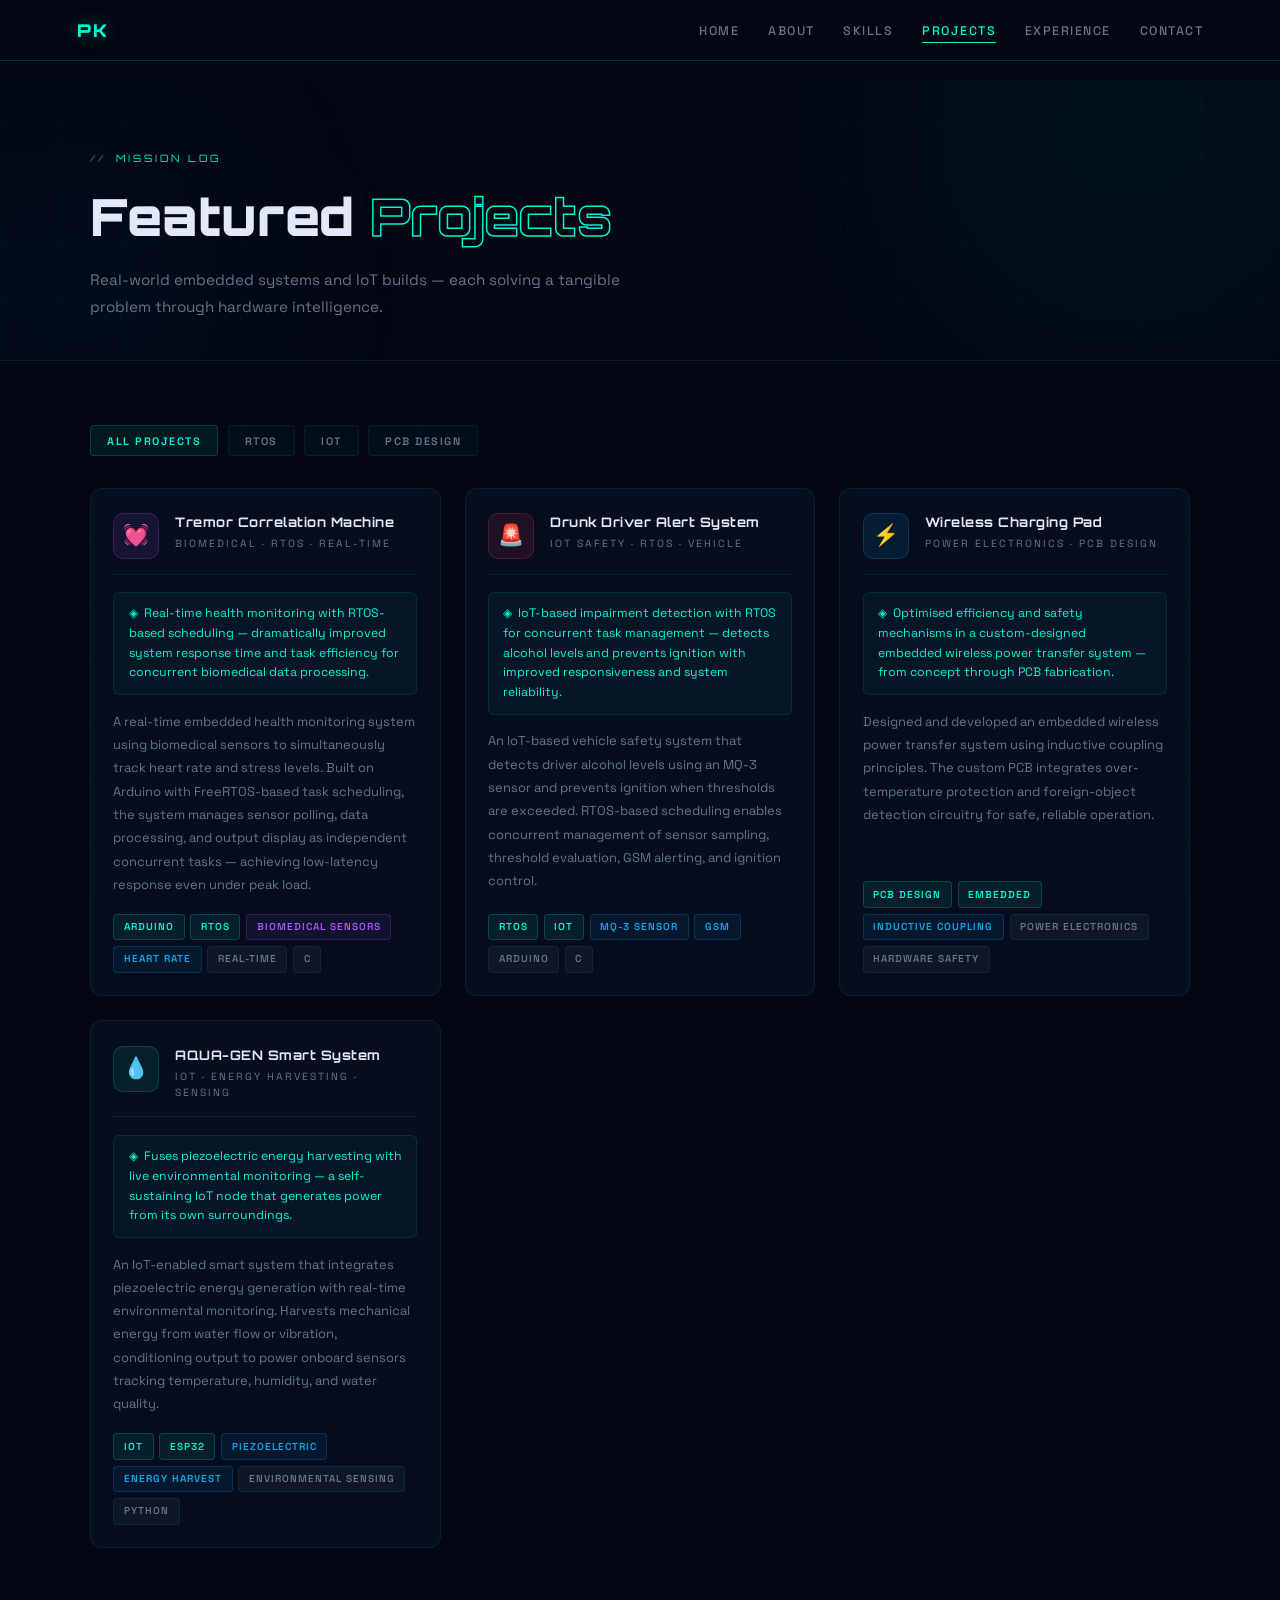
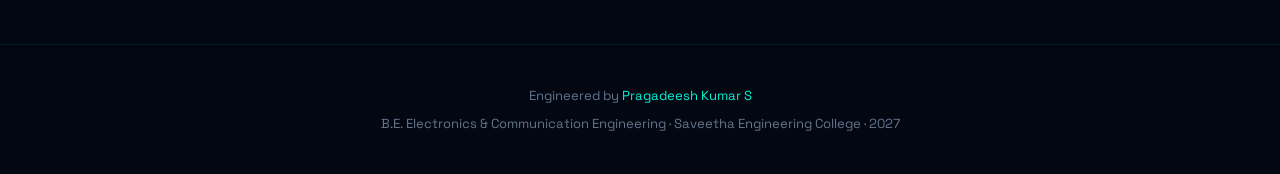
<file: projects.html>
<!DOCTYPE html>
<html lang="en">
<head>
<meta charset="UTF-8">
<meta name="viewport" content="width=device-width, initial-scale=1.0">
<title>Projects | Pragadeesh Kumar S</title>
<link rel="stylesheet" href="shared.css">
<style>
.projects-grid{display:grid;grid-template-columns:repeat(auto-fill,minmax(320px,1fr));gap:1.5rem}
.proj-card{background:var(--bg2);border:1px solid var(--border);border-radius:12px;overflow:hidden;transition:border-color 0.25s,transform 0.25s,box-shadow 0.25s;display:flex;flex-direction:column}
.proj-card:hover{border-color:rgba(0,245,212,0.22);transform:translateY(-5px);box-shadow:0 16px 48px rgba(0,245,212,0.07)}
.proj-accent-line{height:2px;width:0;transition:width 0.45s}
.proj-card:hover .proj-accent-line{width:100%}
.proj-header{padding:1.4rem 1.4rem 0.9rem;display:flex;align-items:flex-start;gap:1rem}
.proj-icon-wrap{width:46px;height:46px;border-radius:10px;display:flex;align-items:center;justify-content:center;font-size:1.3rem;flex-shrink:0}
.proj-title{font-family:'Orbitron',sans-serif;font-size:0.82rem;font-weight:700;letter-spacing:0.5px;line-height:1.4;margin-bottom:0.3rem}
.proj-cat{font-size:0.65rem;color:var(--muted);letter-spacing:2px;text-transform:uppercase}
.proj-divider{height:1px;background:var(--border);margin:0 1.4rem}
.proj-body{padding:1.1rem 1.4rem 1.4rem;flex:1;display:flex;flex-direction:column}
.proj-impact{background:rgba(0,245,212,0.04);border:1px solid rgba(0,245,212,0.1);border-radius:6px;padding:0.7rem 0.9rem;margin-bottom:0.9rem;font-size:0.77rem;color:var(--cyan);line-height:1.6}
.proj-desc{font-size:0.81rem;color:var(--muted);line-height:1.8;margin-bottom:1.1rem;flex:1}

/* Filter bar */
.filter-bar{display:flex;gap:0.6rem;flex-wrap:wrap;margin-bottom:2rem}
.filter-btn{background:var(--card);border:1px solid var(--border);border-radius:4px;padding:0.45rem 1rem;font-size:0.68rem;font-weight:600;letter-spacing:1.5px;text-transform:uppercase;color:var(--muted);cursor:pointer;transition:all 0.2s;font-family:'Space Grotesk',sans-serif}
.filter-btn:hover,.filter-btn.active{background:rgba(0,245,212,0.07);border-color:var(--border2);color:var(--cyan)}
</style>
</head>
<body>
<nav>
  <a href="index.html" class="logo">PK<span></span></a>
  <ul class="nav-links" id="navLinks">
    <li><a href="index.html">Home</a></li>
    <li><a href="about.html">About</a></li>
    <li><a href="skills.html">Skills</a></li>
    <li><a href="projects.html">Projects</a></li>
    <li><a href="experience.html">Experience</a></li>
    <li><a href="contact.html">Contact</a></li>
  </ul>
  <div class="hamburger" id="hamburger"><span></span><span></span><span></span></div>
</nav>

<div class="page-wrapper">
  <div class="page-hero">
    <div class="gblob gb1"></div><div class="gblob gb2"></div>
    <div class="page-hero-inner">
      <div class="sec-badge" style="margin-bottom:0.6rem">Mission Log</div>
      <h1>Featured <span>Projects</span></h1>
      <p>Real-world embedded systems and IoT builds — each solving a tangible problem through hardware intelligence.</p>
    </div>
  </div>

  <div class="sec-outer">
    <div class="sec-inner">
      <div class="filter-bar">
        <button class="filter-btn active" data-filter="all">All Projects</button>
        <button class="filter-btn" data-filter="rtos">RTOS</button>
        <button class="filter-btn" data-filter="iot">IoT</button>
        <button class="filter-btn" data-filter="pcb">PCB Design</button>
      </div>

      <div class="projects-grid">

        <div class="proj-card fade-in" data-tags="rtos biomedical">
          <div class="proj-accent-line" style="background:linear-gradient(90deg,#a855f7,transparent)"></div>
          <div class="proj-header">
            <div class="proj-icon-wrap" style="background:rgba(168,85,247,0.1);border:1px solid rgba(168,85,247,0.2)">💓</div>
            <div><div class="proj-title">Tremor Correlation Machine</div><div class="proj-cat">Biomedical · RTOS · Real-Time</div></div>
          </div>
          <div class="proj-divider"></div>
          <div class="proj-body">
            <div class="proj-impact">◈&nbsp; Real-time health monitoring with RTOS-based scheduling — dramatically improved system response time and task efficiency for concurrent biomedical data processing.</div>
            <p class="proj-desc">A real-time embedded health monitoring system using biomedical sensors to simultaneously track heart rate and stress levels. Built on Arduino with FreeRTOS-based task scheduling, the system manages sensor polling, data processing, and output display as independent concurrent tasks — achieving low-latency response even under peak load.</p>
            <div class="tags"><span class="tag c">Arduino</span><span class="tag c">RTOS</span><span class="tag p">Biomedical Sensors</span><span class="tag b">Heart Rate</span><span class="tag">Real-Time</span><span class="tag">C</span></div>
          </div>
        </div>

        <div class="proj-card fade-in" data-tags="rtos iot safety">
          <div class="proj-accent-line" style="background:linear-gradient(90deg,#ff3d5a,transparent)"></div>
          <div class="proj-header">
            <div class="proj-icon-wrap" style="background:rgba(255,61,90,0.1);border:1px solid rgba(255,61,90,0.2)">🚨</div>
            <div><div class="proj-title">Drunk Driver Alert System</div><div class="proj-cat">IoT Safety · RTOS · Vehicle</div></div>
          </div>
          <div class="proj-divider"></div>
          <div class="proj-body">
            <div class="proj-impact">◈&nbsp; IoT-based impairment detection with RTOS for concurrent task management — detects alcohol levels and prevents ignition with improved responsiveness and system reliability.</div>
            <p class="proj-desc">An IoT-based vehicle safety system that detects driver alcohol levels using an MQ-3 sensor and prevents ignition when thresholds are exceeded. RTOS-based scheduling enables concurrent management of sensor sampling, threshold evaluation, GSM alerting, and ignition control.</p>
            <div class="tags"><span class="tag c">RTOS</span><span class="tag c">IoT</span><span class="tag b">MQ-3 Sensor</span><span class="tag b">GSM</span><span class="tag">Arduino</span><span class="tag">C</span></div>
          </div>
        </div>

        <div class="proj-card fade-in" data-tags="pcb power">
          <div class="proj-accent-line" style="background:linear-gradient(90deg,#0ea5e9,transparent)"></div>
          <div class="proj-header">
            <div class="proj-icon-wrap" style="background:rgba(14,165,233,0.1);border:1px solid rgba(14,165,233,0.2)">⚡</div>
            <div><div class="proj-title">Wireless Charging Pad</div><div class="proj-cat">Power Electronics · PCB Design</div></div>
          </div>
          <div class="proj-divider"></div>
          <div class="proj-body">
            <div class="proj-impact">◈&nbsp; Optimised efficiency and safety mechanisms in a custom-designed embedded wireless power transfer system — from concept through PCB fabrication.</div>
            <p class="proj-desc">Designed and developed an embedded wireless power transfer system using inductive coupling principles. The custom PCB integrates over-temperature protection and foreign-object detection circuitry for safe, reliable operation.</p>
            <div class="tags"><span class="tag c">PCB Design</span><span class="tag c">Embedded</span><span class="tag b">Inductive Coupling</span><span class="tag">Power Electronics</span><span class="tag">Hardware Safety</span></div>
          </div>
        </div>

        <div class="proj-card fade-in" data-tags="iot energy sensing">
          <div class="proj-accent-line" style="background:linear-gradient(90deg,#00f5d4,transparent)"></div>
          <div class="proj-header">
            <div class="proj-icon-wrap" style="background:rgba(0,245,212,0.08);border:1px solid rgba(0,245,212,0.18)">💧</div>
            <div><div class="proj-title">AQUA-GEN Smart System</div><div class="proj-cat">IoT · Energy Harvesting · Sensing</div></div>
          </div>
          <div class="proj-divider"></div>
          <div class="proj-body">
            <div class="proj-impact">◈&nbsp; Fuses piezoelectric energy harvesting with live environmental monitoring — a self-sustaining IoT node that generates power from its own surroundings.</div>
            <p class="proj-desc">An IoT-enabled smart system that integrates piezoelectric energy generation with real-time environmental monitoring. Harvests mechanical energy from water flow or vibration, conditioning output to power onboard sensors tracking temperature, humidity, and water quality.</p>
            <div class="tags"><span class="tag c">IoT</span><span class="tag c">ESP32</span><span class="tag b">Piezoelectric</span><span class="tag b">Energy Harvest</span><span class="tag">Environmental Sensing</span><span class="tag">Python</span></div>
          </div>
        </div>

      </div>
    </div>
  </div>
</div>

<footer>
  <p style="margin-bottom:0.4rem">Engineered by <span>Pragadeesh Kumar S</span></p>
  <p>B.E. Electronics &amp; Communication Engineering · Saveetha Engineering College · 2027</p>
</footer>

<script src="shared.js"></script> 
<script>
// Filter logic
document.querySelectorAll('.filter-btn').forEach(btn => {
  btn.addEventListener('click', () => {
    document.querySelectorAll('.filter-btn').forEach(b => b.classList.remove('active'));
    btn.classList.add('active');
    const filter = btn.dataset.filter;
    document.querySelectorAll('.proj-card').forEach(card => {
      if (filter === 'all' || card.dataset.tags.includes(filter)) {
        card.style.display = '';
      } else {
        card.style.display = 'none';
      }
    });
  });
});
</script>
</body>
</html>
</file>
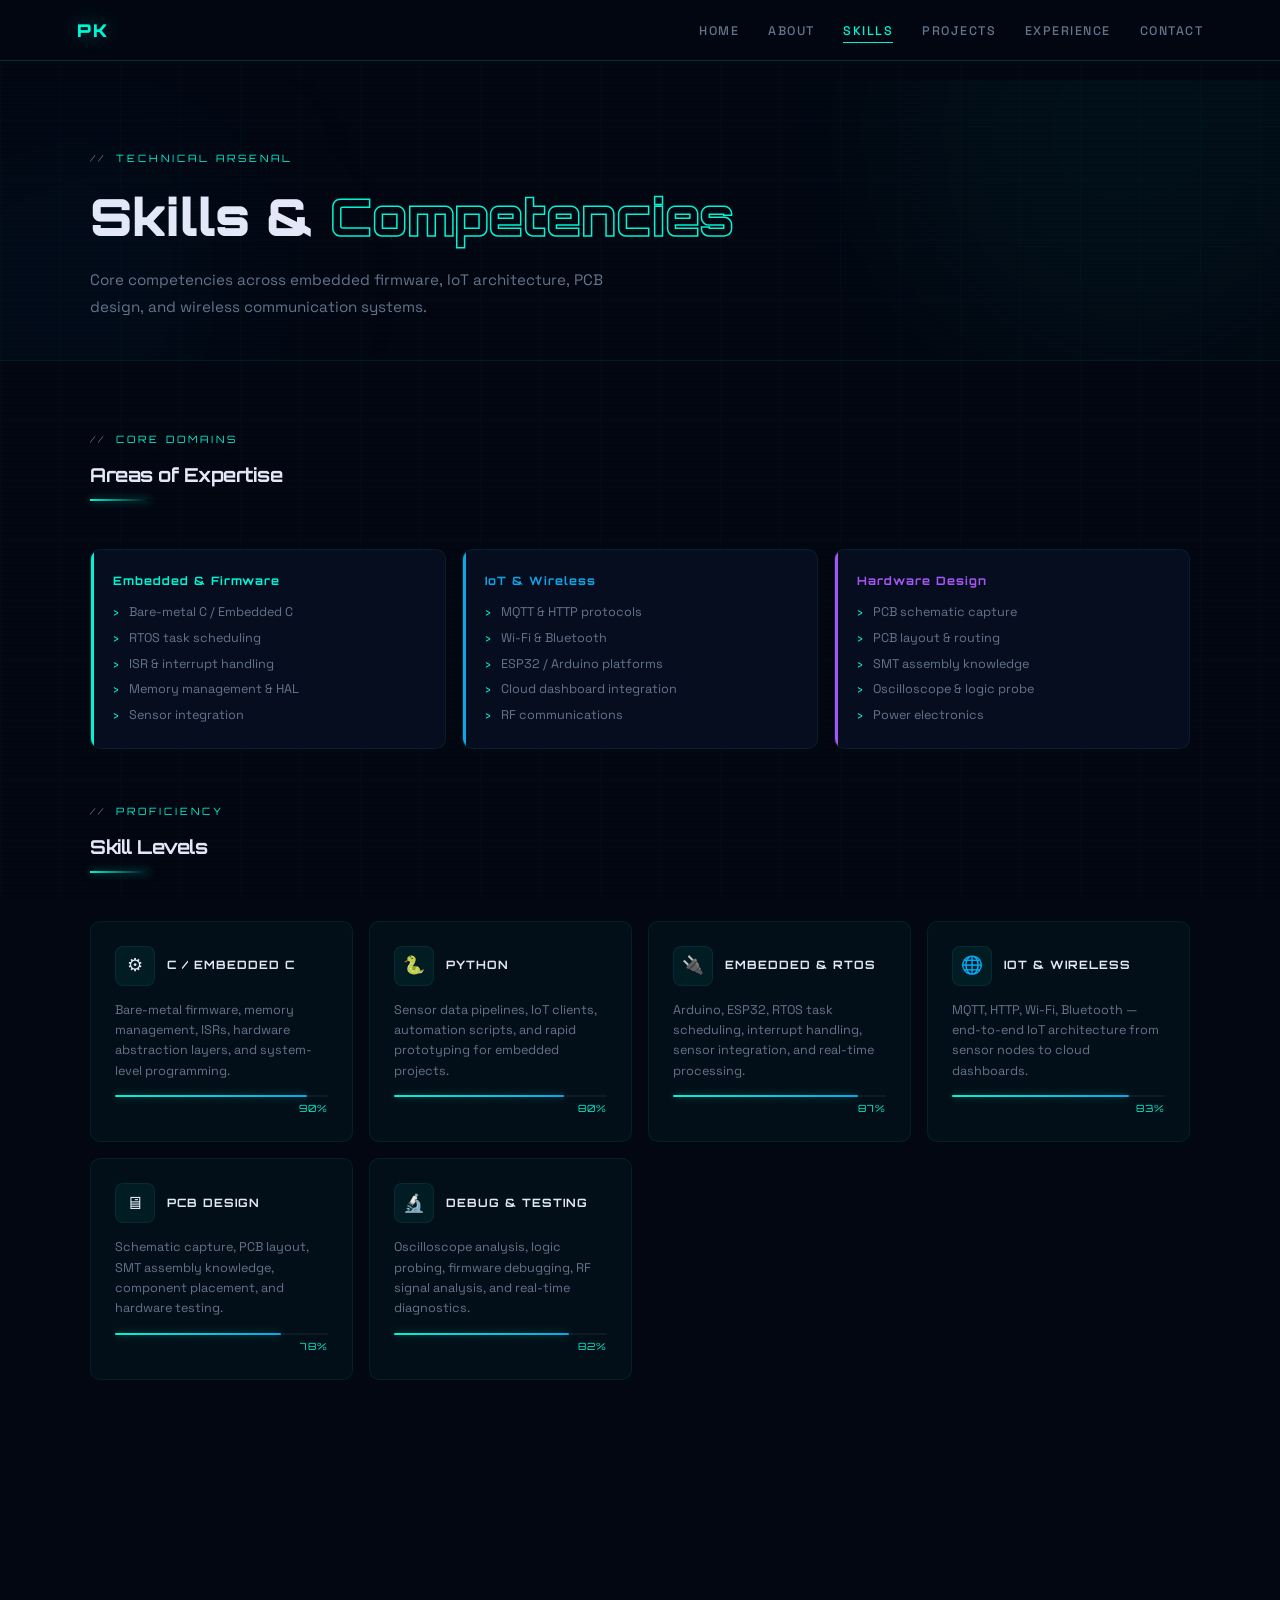
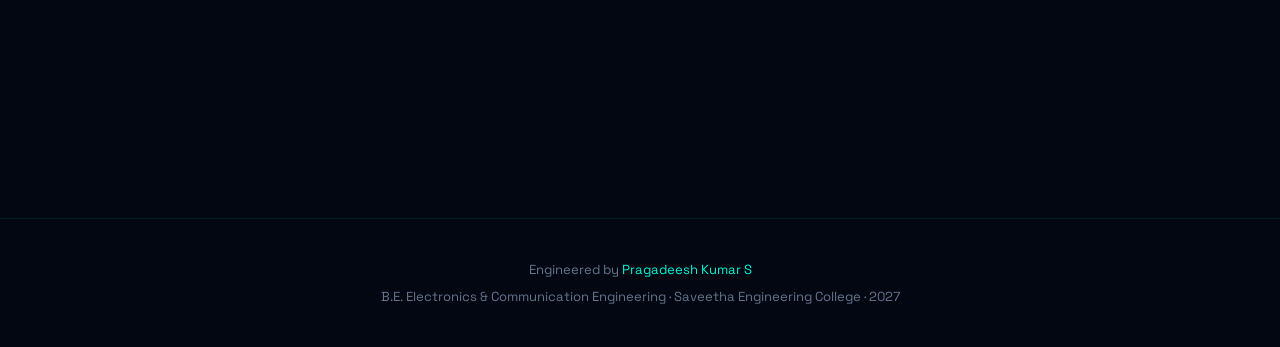
<file: skills.html>
<!DOCTYPE html>
<html lang="en">
<head>
<meta charset="UTF-8">
<meta name="viewport" content="width=device-width, initial-scale=1.0">
<title>Skills | Pragadeesh Kumar S</title>
<link rel="stylesheet" href="shared.css">
<style>
.skills-grid{display:grid;grid-template-columns:repeat(auto-fill,minmax(230px,1fr));gap:1rem}
.skill-card{background:var(--card);border:1px solid var(--border);border-radius:10px;padding:1.5rem;transition:border-color 0.25s,transform 0.25s,box-shadow 0.25s}
.skill-card:hover{border-color:var(--border2);transform:translateY(-4px);box-shadow:0 8px 32px rgba(0,245,212,0.07)}
.skill-top{display:flex;align-items:center;gap:12px;margin-bottom:0.9rem}
.skill-ico{width:40px;height:40px;border-radius:8px;background:rgba(0,245,212,0.06);border:1px solid var(--border);display:flex;align-items:center;justify-content:center;font-size:1.1rem;flex-shrink:0}
.skill-name{font-family:'Orbitron',sans-serif;font-size:0.72rem;font-weight:700;letter-spacing:1px;text-transform:uppercase}
.skill-desc{font-size:0.79rem;color:var(--muted);line-height:1.6;margin-bottom:0.9rem}
.skill-bar-bg{height:2px;background:rgba(255,255,255,0.05);border-radius:2px}
.skill-bar-fill{height:100%;border-radius:2px;background:linear-gradient(90deg,var(--cyan),var(--blue));box-shadow:0 0 8px rgba(0,245,212,0.4);width:0;transition:width 1.2s ease}
.skill-pct{font-family:'Orbitron',sans-serif;font-size:0.62rem;color:var(--cyan);text-align:right;margin-top:4px;letter-spacing:1px}

/* Tools grid */
.tools-section{margin-top:4rem;padding-top:3rem;border-top:1px solid var(--border)}
.tools-grid{display:grid;grid-template-columns:repeat(auto-fill,minmax(120px,1fr));gap:0.8rem}
.tool-pill{background:var(--card);border:1px solid var(--border);border-radius:8px;padding:0.8rem 1rem;text-align:center;font-size:0.73rem;color:var(--muted);letter-spacing:0.5px;transition:all 0.2s;cursor:default}
.tool-pill:hover{border-color:var(--border2);color:var(--cyan)}

/* Core areas */
.areas{display:grid;grid-template-columns:repeat(3,1fr);gap:1rem;margin-bottom:3rem}
.area-box{background:var(--bg2);border:1px solid var(--border);border-radius:10px;padding:1.4rem;position:relative;overflow:hidden}
.area-box::before{content:'';position:absolute;top:0;left:0;width:3px;height:100%}
.area-box.c::before{background:var(--cyan)}
.area-box.b::before{background:var(--blue)}
.area-box.p::before{background:var(--purple)}
.area-title{font-family:'Orbitron',sans-serif;font-size:0.72rem;font-weight:700;letter-spacing:1px;margin-bottom:0.7rem}
.area-items{display:flex;flex-direction:column;gap:0.35rem}
.area-item{font-size:0.79rem;color:var(--muted);padding-left:1rem;position:relative}
.area-item::before{content:'›';position:absolute;left:0;color:var(--cyan)}

@media(max-width:900px){.areas{grid-template-columns:1fr 1fr}}
@media(max-width:640px){.areas{grid-template-columns:1fr}}
</style>
</head>
<body>
<nav>
  <a href="index.html" class="logo">PK<span></span></a>
  <ul class="nav-links" id="navLinks">
    <li><a href="index.html">Home</a></li>
    <li><a href="about.html">About</a></li>
    <li><a href="skills.html">Skills</a></li>
    <li><a href="projects.html">Projects</a></li>
    <li><a href="experience.html">Experience</a></li>
    <li><a href="contact.html">Contact</a></li>
  </ul>
  <div class="hamburger" id="hamburger"><span></span><span></span><span></span></div>
</nav>

<div class="page-wrapper">
  <div class="page-hero">
    <div class="gblob gb1"></div><div class="gblob gb2"></div>
    <div class="page-hero-inner">
      <div class="sec-badge" style="margin-bottom:0.6rem">Technical Arsenal</div>
      <h1>Skills &amp; <span>Competencies</span></h1>
      <p>Core competencies across embedded firmware, IoT architecture, PCB design, and wireless communication systems.</p>
    </div>
  </div>

  <div class="sec-outer">
    <div class="sec-inner">

      <div class="sec-badge">Core Domains</div>
      <h2 class="sec-title" style="font-size:1.2rem;margin-bottom:0.5rem">Areas of Expertise</h2>
      <div class="sec-line"></div>
      <div class="areas fade-in">
        <div class="area-box c">
          <div class="area-title" style="color:var(--cyan)">Embedded &amp; Firmware</div>
          <div class="area-items">
            <div class="area-item">Bare-metal C / Embedded C</div>
            <div class="area-item">RTOS task scheduling</div>
            <div class="area-item">ISR &amp; interrupt handling</div>
            <div class="area-item">Memory management &amp; HAL</div>
            <div class="area-item">Sensor integration</div>
          </div>
        </div>
        <div class="area-box b">
          <div class="area-title" style="color:var(--blue)">IoT &amp; Wireless</div>
          <div class="area-items">
            <div class="area-item">MQTT &amp; HTTP protocols</div>
            <div class="area-item">Wi-Fi &amp; Bluetooth</div>
            <div class="area-item">ESP32 / Arduino platforms</div>
            <div class="area-item">Cloud dashboard integration</div>
            <div class="area-item">RF communications</div>
          </div>
        </div>
        <div class="area-box p">
          <div class="area-title" style="color:var(--purple)">Hardware Design</div>
          <div class="area-items">
            <div class="area-item">PCB schematic capture</div>
            <div class="area-item">PCB layout &amp; routing</div>
            <div class="area-item">SMT assembly knowledge</div>
            <div class="area-item">Oscilloscope &amp; logic probe</div>
            <div class="area-item">Power electronics</div>
          </div>
        </div>
      </div>

      <div class="sec-badge">Proficiency</div>
      <h2 class="sec-title" style="font-size:1.2rem;margin-bottom:0.5rem">Skill Levels</h2>
      <div class="sec-line"></div>
      <div class="skills-grid">
        <div class="skill-card fade-in">
          <div class="skill-top"><div class="skill-ico">⚙</div><div class="skill-name">C / Embedded C</div></div>
          <div class="skill-desc">Bare-metal firmware, memory management, ISRs, hardware abstraction layers, and system-level programming.</div>
          <div class="skill-bar-bg"><div class="skill-bar-fill" data-width="90%"></div></div>
          <div class="skill-pct">90%</div>
        </div>
        <div class="skill-card fade-in">
          <div class="skill-top"><div class="skill-ico">🐍</div><div class="skill-name">Python</div></div>
          <div class="skill-desc">Sensor data pipelines, IoT clients, automation scripts, and rapid prototyping for embedded projects.</div>
          <div class="skill-bar-bg"><div class="skill-bar-fill" data-width="80%"></div></div>
          <div class="skill-pct">80%</div>
        </div>
        <div class="skill-card fade-in">
          <div class="skill-top"><div class="skill-ico">🔌</div><div class="skill-name">Embedded &amp; RTOS</div></div>
          <div class="skill-desc">Arduino, ESP32, RTOS task scheduling, interrupt handling, sensor integration, and real-time processing.</div>
          <div class="skill-bar-bg"><div class="skill-bar-fill" data-width="87%"></div></div>
          <div class="skill-pct">87%</div>
        </div>
        <div class="skill-card fade-in">
          <div class="skill-top"><div class="skill-ico">🌐</div><div class="skill-name">IoT &amp; Wireless</div></div>
          <div class="skill-desc">MQTT, HTTP, Wi-Fi, Bluetooth — end-to-end IoT architecture from sensor nodes to cloud dashboards.</div>
          <div class="skill-bar-bg"><div class="skill-bar-fill" data-width="83%"></div></div>
          <div class="skill-pct">83%</div>
        </div>
        <div class="skill-card fade-in">
          <div class="skill-top"><div class="skill-ico">🖥</div><div class="skill-name">PCB Design</div></div>
          <div class="skill-desc">Schematic capture, PCB layout, SMT assembly knowledge, component placement, and hardware testing.</div>
          <div class="skill-bar-bg"><div class="skill-bar-fill" data-width="78%"></div></div>
          <div class="skill-pct">78%</div>
        </div>
        <div class="skill-card fade-in">
          <div class="skill-top"><div class="skill-ico">🔬</div><div class="skill-name">Debug &amp; Testing</div></div>
          <div class="skill-desc">Oscilloscope analysis, logic probing, firmware debugging, RF signal analysis, and real-time diagnostics.</div>
          <div class="skill-bar-bg"><div class="skill-bar-fill" data-width="82%"></div></div>
          <div class="skill-pct">82%</div>
        </div>
      </div>

      <div class="tools-section fade-in">
        <div class="sec-badge">Tools &amp; Technologies</div>
        <h2 class="sec-title" style="font-size:1.2rem;margin-bottom:0.5rem">Tech Stack</h2>
        <div class="sec-line"></div>
        <div class="tools-grid">
          <div class="tool-pill">Arduino IDE</div>
          <div class="tool-pill">ESP-IDF</div>
          <div class="tool-pill">FreeRTOS</div>
          <div class="tool-pill">KiCad</div>
          <div class="tool-pill">Proteus</div>
          <div class="tool-pill">MQTT</div>
          <div class="tool-pill">Git</div>
          <div class="tool-pill">VS Code</div>
          <div class="tool-pill">Logic Analyser</div>
        </div>
      </div>

    </div>
  </div>
</div>

<footer>
  <p style="margin-bottom:0.4rem">Engineered by <span>Pragadeesh Kumar S</span></p>
  <p>B.E. Electronics &amp; Communication Engineering · Saveetha Engineering College · 2027</p>
</footer>

<script src="shared.js"></script>
<script>
// Animate skill bars when visible
const barObserver = new IntersectionObserver((entries) => {
  entries.forEach(e => {
    if (e.isIntersecting) {
      const fill = e.target.querySelector('.skill-bar-fill');
      if (fill) fill.style.width = fill.dataset.width;
    }
  });
}, { threshold: 0.3 });
document.querySelectorAll('.skill-card').forEach(c => barObserver.observe(c));
</script>
</body>
</html>
</file>
<file: shared.css>
@import url('https://fonts.googleapis.com/css2?family=Orbitron:wght@400;600;700;900&family=Space+Grotesk:wght@300;400;500;600&display=swap');

*,*::before,*::after{margin:0;padding:0;box-sizing:border-box}
:root{
  --bg:#030712;--bg2:#060d1f;--bg3:#0a1428;
  --cyan:#00f5d4;--blue:#0ea5e9;--purple:#a855f7;--amber:#f59e0b;
  --text:#e2e8f7;--muted:#64748b;
  --border:rgba(0,245,212,0.08);--border2:rgba(0,245,212,0.18);
  --card:rgba(0,245,212,0.03);
}
html{scroll-behavior:smooth}
body{font-family:'Space Grotesk',sans-serif;background:var(--bg);color:var(--text);line-height:1.6;overflow-x:hidden;min-height:100vh}
body::before{content:'';position:fixed;inset:0;background-image:linear-gradient(rgba(0,245,212,0.025) 1px,transparent 1px),linear-gradient(90deg,rgba(0,245,212,0.025) 1px,transparent 1px);background-size:60px 60px;pointer-events:none;z-index:0}
body::after{content:'';position:fixed;inset:0;background:repeating-linear-gradient(0deg,transparent,transparent 2px,rgba(0,0,0,0.06) 2px,rgba(0,0,0,0.06) 4px);pointer-events:none;z-index:0}

/* NAV */
nav{position:fixed;top:0;width:100%;z-index:200;background:rgba(3,7,18,0.92);backdrop-filter:blur(20px);border-bottom:1px solid var(--border2);display:flex;justify-content:space-between;align-items:center;padding:1rem 6%}
.logo{font-family:'Orbitron',sans-serif;font-weight:900;font-size:1.1rem;color:var(--cyan);letter-spacing:2px;text-shadow:0 0 20px rgba(0,245,212,0.4);text-decoration:none}
.logo span{color:var(--text);opacity:0.35}
.nav-links{display:flex;gap:1.8rem;list-style:none}
.nav-links a{color:var(--muted);text-decoration:none;font-size:0.78rem;font-weight:500;letter-spacing:1.5px;text-transform:uppercase;transition:color 0.2s;position:relative}
.nav-links a::after{content:'';position:absolute;bottom:-4px;left:0;right:0;height:1px;background:var(--cyan);transform:scaleX(0);transition:transform 0.2s}
.nav-links a:hover,.nav-links a.active{color:var(--cyan)}
.nav-links a:hover::after,.nav-links a.active::after{transform:scaleX(1)}
.hamburger{display:none;flex-direction:column;gap:5px;cursor:pointer;z-index:300}
.hamburger span{width:24px;height:1.5px;background:var(--cyan);transition:all 0.3s}
.status-dot{display:inline-flex;align-items:center;gap:7px;font-size:0.7rem;letter-spacing:1.5px;text-transform:uppercase;color:var(--cyan)}
.status-dot::before{content:'';width:6px;height:6px;border-radius:50%;background:var(--cyan);box-shadow:0 0 8px var(--cyan);animation:pulse 2s infinite}
@keyframes pulse{0%,100%{opacity:1}50%{opacity:0.3}}

/* PAGE WRAPPER */
.page-wrapper{padding-top:5rem;position:relative;z-index:1}

/* SECTION HELPERS */
.sec-outer{padding:4rem 6%;width:100%;position:relative;z-index:1}
.sec-inner{max-width:1100px;margin:0 auto}
.sec-badge{display:inline-flex;align-items:center;gap:8px;font-family:'Orbitron',sans-serif;font-size:0.63rem;letter-spacing:3px;text-transform:uppercase;color:var(--cyan);margin-bottom:0.8rem}
.sec-badge::before{content:'//';color:var(--muted);margin-right:2px}
.sec-title{font-family:'Orbitron',sans-serif;font-size:clamp(1.6rem,3.5vw,2.4rem);font-weight:700;letter-spacing:-0.5px;margin-bottom:0.5rem}
.sec-line{width:60px;height:2px;background:linear-gradient(90deg,var(--cyan),transparent);margin-bottom:3rem;box-shadow:0 0 8px rgba(0,245,212,0.5)}

/* BUTTONS */
.btn-primary{background:var(--cyan);color:#030712;font-weight:700;font-size:0.78rem;letter-spacing:1.5px;text-transform:uppercase;padding:0.85rem 2rem;border-radius:4px;text-decoration:none;transition:all 0.2s;border:none;cursor:pointer;font-family:'Space Grotesk',sans-serif;display:inline-block}
.btn-primary:hover{box-shadow:0 0 30px rgba(0,245,212,0.4);transform:translateY(-2px)}
.btn-outline{background:transparent;color:var(--cyan);font-weight:600;font-size:0.78rem;letter-spacing:1.5px;text-transform:uppercase;padding:0.85rem 2rem;border-radius:4px;text-decoration:none;transition:all 0.2s;border:1px solid var(--border2);font-family:'Space Grotesk',sans-serif;display:inline-block}
.btn-outline:hover{background:rgba(0,245,212,0.06);box-shadow:0 0 20px rgba(0,245,212,0.1)}

/* FOOTER */
footer{text-align:center;padding:2.5rem 6%;border-top:1px solid var(--border);position:relative;z-index:1;margin-top:2rem}
footer p{font-size:0.82rem;color:var(--muted)}
footer span{color:var(--cyan)}

/* TAGS */
.tags{display:flex;flex-wrap:wrap;gap:0.35rem}
.tag{font-size:0.63rem;font-weight:600;letter-spacing:1px;text-transform:uppercase;padding:0.27rem 0.6rem;border-radius:4px;background:rgba(255,255,255,0.04);border:1px solid var(--border);color:var(--muted)}
.tag.c{background:rgba(0,245,212,0.07);border-color:rgba(0,245,212,0.2);color:var(--cyan)}
.tag.b{background:rgba(14,165,233,0.07);border-color:rgba(14,165,233,0.2);color:var(--blue)}
.tag.p{background:rgba(168,85,247,0.07);border-color:rgba(168,85,247,0.2);color:var(--purple)}

/* ANIMATIONS */
.fade-in{opacity:0;transform:translateY(20px);transition:opacity 0.65s ease,transform 0.65s ease}
.fade-in.visible{opacity:1;transform:none}

/* PAGE HERO BANNER */
.page-hero{padding:4rem 6% 2.5rem;position:relative;overflow:hidden;border-bottom:1px solid var(--border)}
.page-hero .gblob{position:absolute;border-radius:50%;filter:blur(100px);pointer-events:none}
.page-hero .gb1{width:500px;height:500px;background:rgba(0,245,212,0.04);top:-200px;right:-100px}
.page-hero .gb2{width:350px;height:350px;background:rgba(14,165,233,0.04);bottom:-100px;left:-100px}
.page-hero-inner{max-width:1100px;margin:0 auto;position:relative;z-index:1}
.page-hero h1{font-family:'Orbitron',sans-serif;font-size:clamp(2rem,5vw,3.2rem);font-weight:900;color:var(--text);margin-bottom:0.5rem}
.page-hero h1 span{color:transparent;-webkit-text-stroke:1.5px var(--cyan)}
.page-hero p{font-size:0.95rem;color:var(--muted);max-width:560px;line-height:1.8}

/* MOBILE */
@media(max-width:640px){
  nav{padding:1rem 5%}
  .nav-links{display:none;flex-direction:column;position:absolute;top:100%;left:0;right:0;background:rgba(3,7,18,0.98);padding:1.5rem 6%;gap:1.5rem;border-bottom:1px solid var(--border2)}
  .nav-links.open{display:flex}
  .hamburger{display:flex}
  .sec-outer{padding:3rem 5%}
  .page-hero{padding:3rem 5% 2rem}
}
</file>
